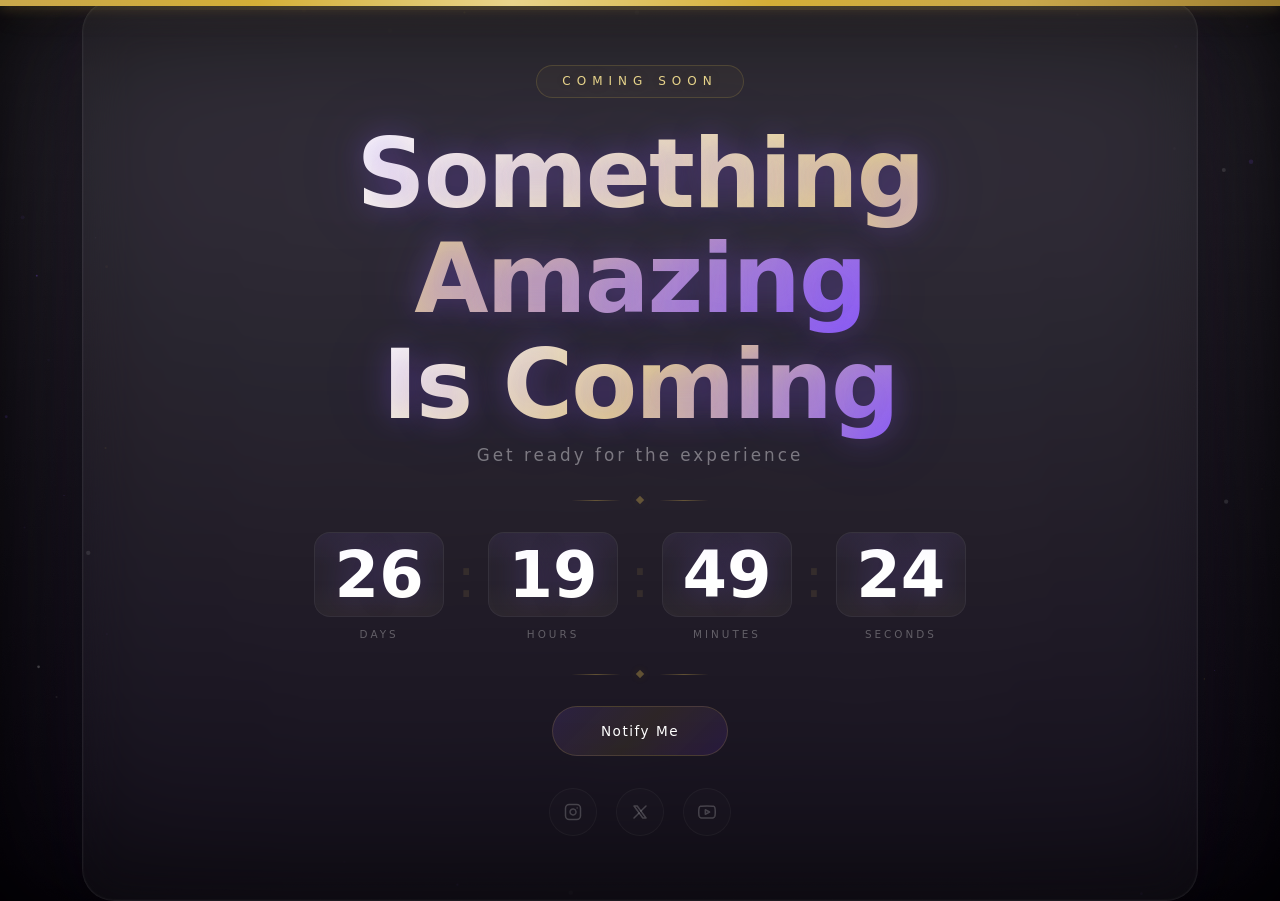
<file: templates/startup/index.html>
<!DOCTYPE html>
<html lang="en">
<head>
  <meta charset="UTF-8">
  <meta name="viewport" content="width=device-width, initial-scale=1.0">
  <title>Coming Soon</title>
  <link href="https://cdn.jsdelivr.net/npm/bootstrap@5.3.3/dist/css/bootstrap.min.css" rel="stylesheet">
  <style>
    * { margin: 0; padding: 0; box-sizing: border-box; }

    :root {
      --deep-bg: #0c0714;
      --purple-deep: #1a0a2e;
      --purple-mid: #3b1d6e;
      --purple-vivid: #7c3aed;
      --purple-soft: #8b5cf6;
      --gold: #c9a84c;
      --gold-light: #d4af37;
      --gold-pale: #e8d48b;
      --wine: #3d1a2e;
      --cream: #f5efe0;
      --mauve: #6d5a8a;
    }

    body {
      min-height: 100vh;
      background: var(--deep-bg);
      font-family: 'Segoe UI', system-ui, -apple-system, sans-serif;
      overflow: hidden;
      perspective: 1200px;
    }

    /* ── Curtains ──────────────────────────────────────────────── */
    .curtain-container {
      position: fixed;
      inset: 0;
      z-index: 1000;
      display: flex;
      pointer-events: none;
    }

    .curtain-panel {
      flex: 1;
      height: 100%;
      position: relative;
      transition: transform 1.8s cubic-bezier(0.77, 0, 0.18, 1);
      overflow: hidden;
    }

    .curtain-panel--left { transform-origin: left center; }
    .curtain-panel--right { transform-origin: right center; }

    .curtain-panel.open-left { transform: translateX(-100%); }
    .curtain-panel.open-right { transform: translateX(100%); }

    .curtain-panel::before {
      content: '';
      position: absolute;
      inset: 0;
      background:
        repeating-linear-gradient(
          90deg,
          rgba(60, 20, 50, 0.6) 0px,
          rgba(120, 40, 80, 0.5) 4px,
          rgba(180, 60, 100, 0.3) 8px,
          rgba(120, 40, 80, 0.5) 12px,
          rgba(60, 20, 50, 0.6) 16px
        ),
        linear-gradient(
          180deg,
          #1c0a14 0%,
          #2d1020 15%,
          #4a1a30 30%,
          #3d1428 50%,
          #2a0e1c 70%,
          #160810 100%
        );
      background-size: 16px 100%, 100% 100%;
    }

    .curtain-panel::after {
      content: '';
      position: absolute;
      inset: 0;
      background:
        radial-gradient(ellipse at 30% 50%, rgba(200, 168, 76, 0.08) 0%, transparent 60%),
        radial-gradient(ellipse at 70% 50%, rgba(200, 168, 76, 0.05) 0%, transparent 60%);
      mix-blend-mode: overlay;
    }

    /* Curtain folds (vertical lines) */
    .curtain-fold {
      position: absolute;
      top: 0;
      bottom: 0;
      width: 1px;
      background: rgba(0, 0, 0, 0.3);
      z-index: 2;
    }

    .curtain-fold:nth-child(1) { left: 10%; }
    .curtain-fold:nth-child(2) { left: 25%; }
    .curtain-fold:nth-child(3) { left: 40%; }
    .curtain-fold:nth-child(4) { left: 55%; }
    .curtain-fold:nth-child(5) { left: 70%; }
    .curtain-fold:nth-child(6) { left: 85%; }

    /* Curtain drape (top scalloped edge) */
    .curtain-drape {
      position: absolute;
      top: 0;
      left: 0;
      right: 0;
      height: 40px;
      z-index: 3;
      background:
        radial-gradient(ellipse at 12.5% 100%, rgba(60, 20, 50, 0.9) 0%, transparent 70%),
        radial-gradient(ellipse at 37.5% 100%, rgba(60, 20, 50, 0.9) 0%, transparent 70%),
        radial-gradient(ellipse at 62.5% 100%, rgba(60, 20, 50, 0.9) 0%, transparent 70%),
        radial-gradient(ellipse at 87.5% 100%, rgba(60, 20, 50, 0.9) 0%, transparent 70%);
    }

    /* Gold curtain rod */
    .curtain-rod {
      position: fixed;
      top: 0;
      left: 0;
      right: 0;
      height: 6px;
      z-index: 1001;
      background: linear-gradient(90deg,
        var(--gold) 0%,
        var(--gold-light) 20%,
        var(--gold-pale) 40%,
        var(--gold-light) 60%,
        var(--gold) 80%,
        #a08030 100%
      );
      box-shadow:
        0 2px 12px rgba(201, 168, 76, 0.3),
        0 4px 30px rgba(201, 168, 76, 0.15);
    }

    .curtain-rod::before {
      content: '';
      position: absolute;
      top: 6px;
      left: 0;
      right: 0;
      height: 4px;
      background: linear-gradient(90deg,
        transparent 0%,
        rgba(201, 168, 76, 0.08) 20%,
        rgba(201, 168, 76, 0.12) 50%,
        rgba(201, 168, 76, 0.08) 80%,
        transparent 100%
      );
    }

    /* Curtain tie / rope */
    .curtain-tie {
      position: absolute;
      bottom: 30%;
      width: 40px;
      height: 40px;
      z-index: 4;
      border-radius: 50%;
      background: radial-gradient(circle at 40% 40%, var(--gold-light), var(--gold), #8a7020);
      box-shadow:
        0 4px 20px rgba(201, 168, 76, 0.4),
        inset 0 -2px 6px rgba(0,0,0,0.3);
    }

    .curtain-panel--left .curtain-tie { right: -20px; }
    .curtain-panel--right .curtain-tie { left: -20px; }

    .curtain-tie::after {
      content: '';
      position: absolute;
      top: 20px;
      left: -20px;
      width: 80px;
      height: 6px;
      background: linear-gradient(90deg,
        transparent,
        var(--gold-light) 20%,
        var(--gold) 50%,
        var(--gold-light) 80%,
        transparent
      );
      border-radius: 3px;
      filter: blur(1px);
      opacity: 0.6;
    }

    /* ── End Curtains ────────────────────────────────────────── */

    /* Canvas de partículas */
    #particles-canvas {
      position: fixed;
      inset: 0;
      z-index: 0;
      pointer-events: none;
    }

    /* Film grain overlay */
    body::after {
      content: '';
      position: fixed;
      inset: 0;
      z-index: 1;
      pointer-events: none;
      opacity: 0.025;
      background-image: url("data:image/svg+xml,%3Csvg viewBox='0 0 256 256' xmlns='http://www.w3.org/2000/svg'%3E%3Cfilter id='noise'%3E%3CfeTurbulence type='fractalNoise' baseFrequency='0.9' numOctaves='4' stitchTiles='stitch'/%3E%3C/filter%3E%3Crect width='100%25' height='100%25' filter='url(%23noise)' opacity='1'/%3E%3C/svg%3E");
      background-repeat: repeat;
      background-size: 256px 256px;
      animation: grain 0.15s steps(6) infinite;
    }

    @keyframes grain {
      0%, 100% { transform: translate(0, 0); }
      10% { transform: translate(-2px, -1px); }
      20% { transform: translate(3px, 2px); }
      30% { transform: translate(-1px, 3px); }
      40% { transform: translate(2px, -2px); }
      50% { transform: translate(-3px, 1px); }
      60% { transform: translate(1px, -3px); }
      70% { transform: translate(-2px, 1px); }
      80% { transform: translate(3px, -2px); }
      90% { transform: translate(-1px, 2px); }
    }

    /* Cinematic letterbox */
    .cinematic-overlay {
      position: fixed;
      inset: 0;
      z-index: 2;
      pointer-events: none;
      box-shadow:
        inset 0 0 200px rgba(0,0,0,0.8),
        inset 0 0 80px rgba(0,0,0,0.5),
        0 0 80px rgba(201, 168, 76, 0.03);
    }

    /* Main card */
    .hero-card {
      position: relative;
      z-index: 10;
      transform-style: preserve-3d;
      transition: transform 0.1s ease-out;
      will-change: transform;
    }

    .glass-card {
      background: rgba(255, 255, 255, 0.03);
      backdrop-filter: blur(24px);
      -webkit-backdrop-filter: blur(24px);
      border: 1px solid rgba(255, 255, 255, 0.06);
      border-radius: 32px;
      padding: 4rem 3.5rem;
      box-shadow:
        0 30px 80px rgba(0, 0, 0, 0.6),
        0 0 0 1px rgba(255, 255, 255, 0.02) inset,
        0 0 60px rgba(139, 92, 246, 0.06),
        0 0 120px rgba(201, 168, 76, 0.03);
      transform: translateZ(40px);
    }

    .glass-card > * {
      transform: translateZ(30px);
    }

    /* Coming soon label */
    .coming-label {
      display: inline-block;
      font-size: 0.75rem;
      letter-spacing: 6px;
      text-transform: uppercase;
      color: var(--gold-pale);
      border: 1px solid rgba(201, 168, 76, 0.2);
      padding: 0.4rem 1.6rem;
      border-radius: 100px;
      margin-bottom: 1.5rem;
      background: rgba(201, 168, 76, 0.04);
      text-shadow: 0 0 20px rgba(201, 168, 76, 0.15);
    }

    /* Divider ornament */
    .ornament {
      display: flex;
      align-items: center;
      justify-content: center;
      gap: 1rem;
      margin: 1.8rem auto;
      opacity: 0.4;
    }

    .ornament-line {
      width: 50px;
      height: 1px;
      background: linear-gradient(90deg, transparent, var(--gold), transparent);
    }

    .ornament-diamond {
      width: 6px;
      height: 6px;
      background: var(--gold);
      transform: rotate(45deg);
      box-shadow: 0 0 10px rgba(201, 168, 76, 0.3);
    }

    /* Main title */
    .hero-title {
      font-size: clamp(2.8rem, 10vw, 6rem);
      font-weight: 800;
      color: #fff;
      text-shadow:
        0 0 30px rgba(139, 92, 246, 0.3),
        0 0 80px rgba(139, 92, 246, 0.15),
        0 0 150px rgba(201, 168, 76, 0.05);
      letter-spacing: -0.02em;
      line-height: 1.1;
      margin-bottom: 0.3rem;
      transform: translateZ(60px);
    }

    .hero-title .gradient-text {
      background: linear-gradient(
        135deg,
        #ffffff 0%,
        var(--gold-pale) 25%,
        var(--purple-soft) 50%,
        var(--purple-vivid) 75%,
        var(--gold-light) 100%
      );
      -webkit-background-clip: text;
      -webkit-text-fill-color: transparent;
      background-clip: text;
      background-size: 200% 200%;
      animation: shimmer 4s ease-in-out infinite alternate;
    }

    @keyframes shimmer {
      0% { background-position: 0% 50%; }
      100% { background-position: 100% 50%; }
    }

    .hero-sub {
      color: rgba(255, 255, 255, 0.4);
      font-size: 1.05rem;
      font-weight: 300;
      letter-spacing: 3px;
      margin-bottom: 0.5rem;
    }

    /* Countdown */
    .countdown {
      display: flex;
      justify-content: center;
      gap: 0.8rem;
      flex-wrap: wrap;
      transform: translateZ(45px);
    }

    .countdown-item {
      display: flex;
      flex-direction: column;
      align-items: center;
      min-width: 80px;
    }

    .countdown-number {
      font-size: clamp(2.5rem, 6vw, 4rem);
      font-weight: 800;
      color: #fff;
      line-height: 1;
      text-shadow: 0 0 30px rgba(139, 92, 246, 0.25);
      background: rgba(255, 255, 255, 0.03);
      border: 1px solid rgba(255, 255, 255, 0.06);
      border-radius: 16px;
      padding: 0.6rem 1.2rem;
      min-width: 90px;
      text-align: center;
      transition: all 0.2s ease;
      position: relative;
      overflow: hidden;
    }

    .countdown-number::before {
      content: '';
      position: absolute;
      inset: 0;
      background: linear-gradient(
        180deg,
        rgba(139, 92, 246, 0.06) 0%,
        transparent 40%,
        transparent 60%,
        rgba(201, 168, 76, 0.04) 100%
      );
      pointer-events: none;
    }

    .countdown-number.flip {
      animation: flipAnim 0.3s ease-out;
    }

    @keyframes flipAnim {
      0% { transform: rotateX(0deg) translateZ(0); }
      50% { transform: rotateX(-90deg) translateZ(-10px); opacity: 0.5; }
      100% { transform: rotateX(0deg) translateZ(0); }
    }

    .countdown-label {
      font-size: 0.65rem;
      text-transform: uppercase;
      letter-spacing: 3px;
      color: rgba(255, 255, 255, 0.3);
      margin-top: 0.6rem;
    }

    .countdown-sep {
      font-size: clamp(2rem, 5vw, 3.5rem);
      color: rgba(201, 168, 76, 0.12);
      font-weight: 100;
      align-self: center;
      padding-bottom: 1.2rem;
    }

    /* Notify button */
    .btn-notify {
      background: linear-gradient(
        135deg,
        rgba(139, 92, 246, 0.15),
        rgba(201, 168, 76, 0.1),
        rgba(124, 58, 237, 0.15)
      );
      border: 1px solid rgba(201, 168, 76, 0.2);
      color: #fff;
      padding: 0.85rem 3rem;
      border-radius: 50px;
      font-weight: 500;
      letter-spacing: 1.5px;
      font-size: 0.85rem;
      transition: all 0.5s ease;
      backdrop-filter: blur(8px);
      transform: translateZ(50px);
      position: relative;
      overflow: hidden;
    }

    .btn-notify::before {
      content: '';
      position: absolute;
      top: -50%;
      left: -50%;
      width: 200%;
      height: 200%;
      background: radial-gradient(
        circle at 30% 50%,
        rgba(201, 168, 76, 0.06) 0%,
        transparent 60%
      );
      opacity: 0;
      transition: opacity 0.5s ease;
    }

    .btn-notify:hover {
      background: linear-gradient(
        135deg,
        rgba(139, 92, 246, 0.3),
        rgba(201, 168, 76, 0.2),
        rgba(124, 58, 237, 0.3)
      );
      border-color: rgba(201, 168, 76, 0.4);
      box-shadow:
        0 0 40px rgba(139, 92, 246, 0.2),
        0 0 80px rgba(201, 168, 76, 0.1);
      color: #fff;
      transform: translateZ(50px) scale(1.05);
    }

    .btn-notify:hover::before {
      opacity: 1;
    }

    /* Social icons */
    .social-links {
      display: flex;
      justify-content: center;
      gap: 1.2rem;
      margin-top: 2rem;
      transform: translateZ(35px);
    }

    .social-link {
      color: rgba(255, 255, 255, 0.2);
      font-size: 1.3rem;
      transition: all 0.4s ease;
      text-decoration: none;
      width: 48px;
      height: 48px;
      display: flex;
      align-items: center;
      justify-content: center;
      border-radius: 50%;
      border: 1px solid rgba(255, 255, 255, 0.04);
      background: rgba(255, 255, 255, 0.01);
    }

    .social-link:hover {
      color: var(--gold-light);
      border-color: rgba(201, 168, 76, 0.25);
      background: rgba(201, 168, 76, 0.06);
      box-shadow: 0 0 40px rgba(201, 168, 76, 0.1);
      transform: translateY(-3px);
    }

    /* Animated background gradient */
    .bg-gradient {
      position: fixed;
      inset: 0;
      z-index: -1;
      background:
        radial-gradient(ellipse at 15% 40%, rgba(124, 58, 237, 0.12) 0%, transparent 60%),
        radial-gradient(ellipse at 85% 60%, rgba(201, 168, 76, 0.06) 0%, transparent 60%),
        radial-gradient(ellipse at 50% 0%, rgba(139, 92, 246, 0.08) 0%, transparent 50%),
        radial-gradient(ellipse at 50% 100%, rgba(61, 26, 46, 0.15) 0%, transparent 50%);
      animation: bgPulse 10s ease-in-out infinite alternate;
    }

    @keyframes bgPulse {
      0% { opacity: 0.6; transform: scale(1); }
      100% { opacity: 1; transform: scale(1.08); }
    }

    /* Fade-in animation on load */
    .fade-in-group {
      opacity: 0;
      animation: fadeUp 0.8s ease forwards;
    }

    .fade-in-group:nth-child(1) { animation-delay: 2.2s; }
    .fade-in-group:nth-child(2) { animation-delay: 2.5s; }
    .fade-in-group:nth-child(3) { animation-delay: 2.8s; }
    .fade-in-group:nth-child(4) { animation-delay: 3.1s; }

    @keyframes fadeUp {
      from { opacity: 0; transform: translateY(30px); }
      to { opacity: 1; transform: translateY(0); }
    }

    /* Subtle sparkle overlay */
    .sparkle {
      position: fixed;
      inset: 0;
      z-index: 3;
      pointer-events: none;
      background-image:
        radial-gradient(1px 1px at 10% 20%, rgba(201, 168, 76, 0.3) 0%, transparent 100%),
        radial-gradient(1px 1px at 30% 70%, rgba(201, 168, 76, 0.2) 0%, transparent 100%),
        radial-gradient(1.5px 1.5px at 60% 15%, rgba(201, 168, 76, 0.25) 0%, transparent 100%),
        radial-gradient(1px 1px at 80% 55%, rgba(201, 168, 76, 0.15) 0%, transparent 100%),
        radial-gradient(1px 1px at 45% 85%, rgba(201, 168, 76, 0.2) 0%, transparent 100%),
        radial-gradient(1.5px 1.5px at 90% 80%, rgba(201, 168, 76, 0.15) 0%, transparent 100%),
        radial-gradient(1px 1px at 5% 55%, rgba(139, 92, 246, 0.2) 0%, transparent 100%),
        radial-gradient(1px 1px at 70% 40%, rgba(139, 92, 246, 0.15) 0%, transparent 100%);
      animation: sparkleAnim 4s ease-in-out infinite alternate;
    }

    @keyframes sparkleAnim {
      0% { opacity: 0.3; }
      100% { opacity: 1; }
    }

    /* Responsive */
    @media (max-width: 768px) {
      .glass-card {
        padding: 2.5rem 1.5rem;
        border-radius: 24px;
        margin: 0 1rem;
      }

      .countdown-item {
        min-width: 60px;
      }

      .countdown-number {
        min-width: 60px;
        padding: 0.4rem 0.8rem;
        font-size: clamp(1.8rem, 8vw, 2.5rem);
        border-radius: 12px;
      }

      .countdown {
        gap: 0.4rem;
      }

      .countdown-sep {
        display: none;
      }

      .hero-card {
        transform: none !important;
      }

      .btn-notify {
        width: 100%;
      }

      .curtain-tie { display: none; }
    }

    @media (max-width: 480px) {
      .glass-card {
        padding: 2rem 1.2rem;
      }

      .countdown {
        gap: 0.3rem;
      }

      .countdown-item {
        min-width: 50px;
      }

      .countdown-number {
        min-width: 50px;
        padding: 0.3rem 0.5rem;
        font-size: 1.5rem;
      }

      .hero-title {
        font-size: 2rem;
      }

      .coming-label {
        font-size: 0.6rem;
        letter-spacing: 3px;
      }
    }
  </style>
</head>
<body>

  <!-- ── Curtains ── -->
  <div class="curtain-rod" id="curtainRod"></div>
  <div class="curtain-container" id="curtainContainer">
    <div class="curtain-panel curtain-panel--left" id="curtainLeft">
      <div class="curtain-drape"></div>
      <div class="curtain-fold"></div>
      <div class="curtain-fold"></div>
      <div class="curtain-fold"></div>
      <div class="curtain-fold"></div>
      <div class="curtain-fold"></div>
      <div class="curtain-fold"></div>
      <div class="curtain-tie"></div>
    </div>
    <div class="curtain-panel curtain-panel--right" id="curtainRight">
      <div class="curtain-drape"></div>
      <div class="curtain-fold"></div>
      <div class="curtain-fold"></div>
      <div class="curtain-fold"></div>
      <div class="curtain-fold"></div>
      <div class="curtain-fold"></div>
      <div class="curtain-fold"></div>
      <div class="curtain-tie"></div>
    </div>
  </div>
  <!-- ── End Curtains ── -->

  <!-- Background layers -->
  <div class="bg-gradient"></div>
  <canvas id="particles-canvas"></canvas>
  <div class="cinematic-overlay"></div>
  <div class="sparkle"></div>

  <!-- Main content -->
  <div class="container min-vh-100 d-flex align-items-center justify-content-center position-relative">
    <div class="hero-card" id="heroCard">
      <div class="glass-card text-center">

        <div class="fade-in-group">
          <div class="coming-label">Coming Soon</div>
        </div>

        <div class="fade-in-group">
          <h1 class="hero-title">
            <span class="gradient-text">Something Amazing</span><br>
            <span class="gradient-text">Is Coming</span>
          </h1>
          <p class="hero-sub">Get ready for the experience</p>
        </div>

        <div class="ornament">
          <span class="ornament-line"></span>
          <span class="ornament-diamond"></span>
          <span class="ornament-line"></span>
        </div>

        <div class="fade-in-group">
          <div class="countdown" id="countdown">
            <div class="countdown-item">
              <div class="countdown-number" id="days">00</div>
              <span class="countdown-label">Days</span>
            </div>
            <span class="countdown-sep">:</span>
            <div class="countdown-item">
              <div class="countdown-number" id="hours">00</div>
              <span class="countdown-label">Hours</span>
            </div>
            <span class="countdown-sep">:</span>
            <div class="countdown-item">
              <div class="countdown-number" id="minutes">00</div>
              <span class="countdown-label">Minutes</span>
            </div>
            <span class="countdown-sep">:</span>
            <div class="countdown-item">
              <div class="countdown-number" id="seconds">00</div>
              <span class="countdown-label">Seconds</span>
            </div>
          </div>
        </div>

        <div class="ornament">
          <span class="ornament-line"></span>
          <span class="ornament-diamond"></span>
          <span class="ornament-line"></span>
        </div>

        <div class="fade-in-group">
          <button class="btn btn-notify" onclick="alert('Thank you for your interest! We will notify you soon.')">
            Notify Me
          </button>

          <div class="social-links">
            <a href="#" class="social-link" title="Instagram">
              <svg width="18" height="18" viewBox="0 0 24 24" fill="none" stroke="currentColor" stroke-width="2" stroke-linecap="round" stroke-linejoin="round"><rect x="2" y="2" width="20" height="20" rx="5" ry="5"/><path d="M16 11.37A4 4 0 1 1 12.63 8 4 4 0 0 1 16 11.37z"/><line x1="17.5" y1="6.5" x2="17.51" y2="6.5"/></svg>
            </a>
            <a href="#" class="social-link" title="Twitter / X">
              <svg width="18" height="18" viewBox="0 0 24 24" fill="none" stroke="currentColor" stroke-width="2" stroke-linecap="round" stroke-linejoin="round"><path d="M4 4l11.733 16h4.267l-11.733 -16z"/><path d="M4 20l6.768 -6.768m2.46 -2.46L20 4"/></svg>
            </a>
            <a href="#" class="social-link" title="YouTube">
              <svg width="18" height="18" viewBox="0 0 24 24" fill="none" stroke="currentColor" stroke-width="2" stroke-linecap="round" stroke-linejoin="round"><path d="M22.54 6.42a2.78 2.78 0 0 0 -1.94 -2C18.88 4 12 4 12 4s-6.88 0 -8.6 0.46a2.78 2.78 0 0 0 -1.94 2A29 29 0 0 0 1 12a29 29 0 0 0 0.46 5.58 2.78 2.78 0 0 0 1.94 2c1.72.46 8.6.46 8.6.46s6.88 0 8.6 -0.46a2.78 2.78 0 0 0 1.94 -2A29 29 0 0 0 23 12a29 29 0 0 0 -0.46 -5.58z"/><polygon points="9.75 15.02 15.5 12 9.75 8.98 9.75 15.02"/></svg>
            </a>
          </div>
        </div>

      </div>
    </div>
  </div>

  <script>
    // ─── Curtain open ─────────────────────────────────────────
    (function() {
      const left = document.getElementById('curtainLeft');
      const right = document.getElementById('curtainRight');

      window.addEventListener('load', () => {
        setTimeout(() => {
          left.classList.add('open-left');
          right.classList.add('open-right');
        }, 800);
      });
    })();

    // ─── Countdown ─────────────────────────────────────────────
    (function() {
      const target = new Date('2026-12-31T23:59:59');
      const els = {
        days: document.getElementById('days'),
        hours: document.getElementById('hours'),
        minutes: document.getElementById('minutes'),
        seconds: document.getElementById('seconds'),
      };

      function pad(n) { return String(n).padStart(2, '0'); }

      function tick() {
        const now = new Date();
        let diff = Math.max(0, target - now);
        const d = Math.floor(diff / 86400000); diff %= 86400000;
        const h = Math.floor(diff / 3600000);  diff %= 3600000;
        const m = Math.floor(diff / 60000);     diff %= 60000;
        const s = Math.floor(diff / 1000);

        const vals = { days: pad(d), hours: pad(h), minutes: pad(m), seconds: pad(s) };

        ['days', 'hours', 'minutes', 'seconds'].forEach(key => {
          if (els[key].textContent !== vals[key]) {
            els[key].textContent = vals[key];
            els[key].classList.remove('flip');
            void els[key].offsetWidth;
            els[key].classList.add('flip');
          }
        });
      }

      tick();
      setInterval(tick, 1000);
    })();

    // ─── Particles (Canvas) ────────────────────────────────────
    (function() {
      const canvas = document.getElementById('particles-canvas');
      const ctx = canvas.getContext('2d');
      let w, h;
      const particles = [];

      function resize() {
        w = canvas.width = window.innerWidth;
        h = canvas.height = window.innerHeight;
      }

      function init(count) {
        particles.length = 0;
        const colors = ['rgba(255,255,255', 'rgba(201,168,76', 'rgba(139,92,246'];
        for (let i = 0; i < count; i++) {
          particles.push({
            x: Math.random() * w,
            y: Math.random() * h,
            r: Math.random() * 2 + 0.3,
            dx: (Math.random() - 0.5) * 0.12,
            dy: (Math.random() - 0.5) * 0.12,
            alpha: Math.random() * 0.5 + 0.15,
            pulse: Math.random() * Math.PI * 2,
            color: colors[Math.floor(Math.random() * colors.length)],
          });
        }
      }

      function draw() {
        ctx.clearRect(0, 0, w, h);

        for (const p of particles) {
          p.x += p.dx;
          p.y += p.dy;
          p.pulse += 0.015;

          if (p.x < 0) p.x = w;
          if (p.x > w) p.x = 0;
          if (p.y < 0) p.y = h;
          if (p.y > h) p.y = 0;

          const pulseAlpha = p.alpha * (0.6 + 0.4 * Math.sin(p.pulse));
          ctx.beginPath();
          ctx.arc(p.x, p.y, p.r, 0, Math.PI * 2);
          ctx.fillStyle = `${p.color}, ${pulseAlpha})`;
          ctx.fill();
        }

        requestAnimationFrame(draw);
      }

      resize();
      init(150);
      draw();
      window.addEventListener('resize', () => { resize(); init(150); });
    })();

    // ─── 3D Tilt ──────────────────────────────────────────────
    (function() {
      const card = document.getElementById('heroCard');
      let isMobile = window.innerWidth <= 768;

      const handleMove = (e) => {
        if (isMobile) return;
        const rect = card.getBoundingClientRect();
        const x = ((e.clientX - rect.left) / rect.width - 0.5) * 2;
        const y = ((e.clientY - rect.top) / rect.height - 0.5) * 2;
        const rotY = x * 8;
        const rotX = -y * 8;
        card.style.transform = `rotateX(${rotX}deg) rotateY(${rotY}deg)`;
      };

      const handleLeave = () => {
        if (isMobile) return;
        card.style.transform = 'rotateX(0deg) rotateY(0deg)';
      };

      document.addEventListener('mousemove', handleMove);
      card.addEventListener('mouseleave', handleLeave);

      window.addEventListener('resize', () => {
        isMobile = window.innerWidth <= 768;
        if (isMobile) card.style.transform = '';
      });
    })();
  </script>
</body>
</html>
</file>
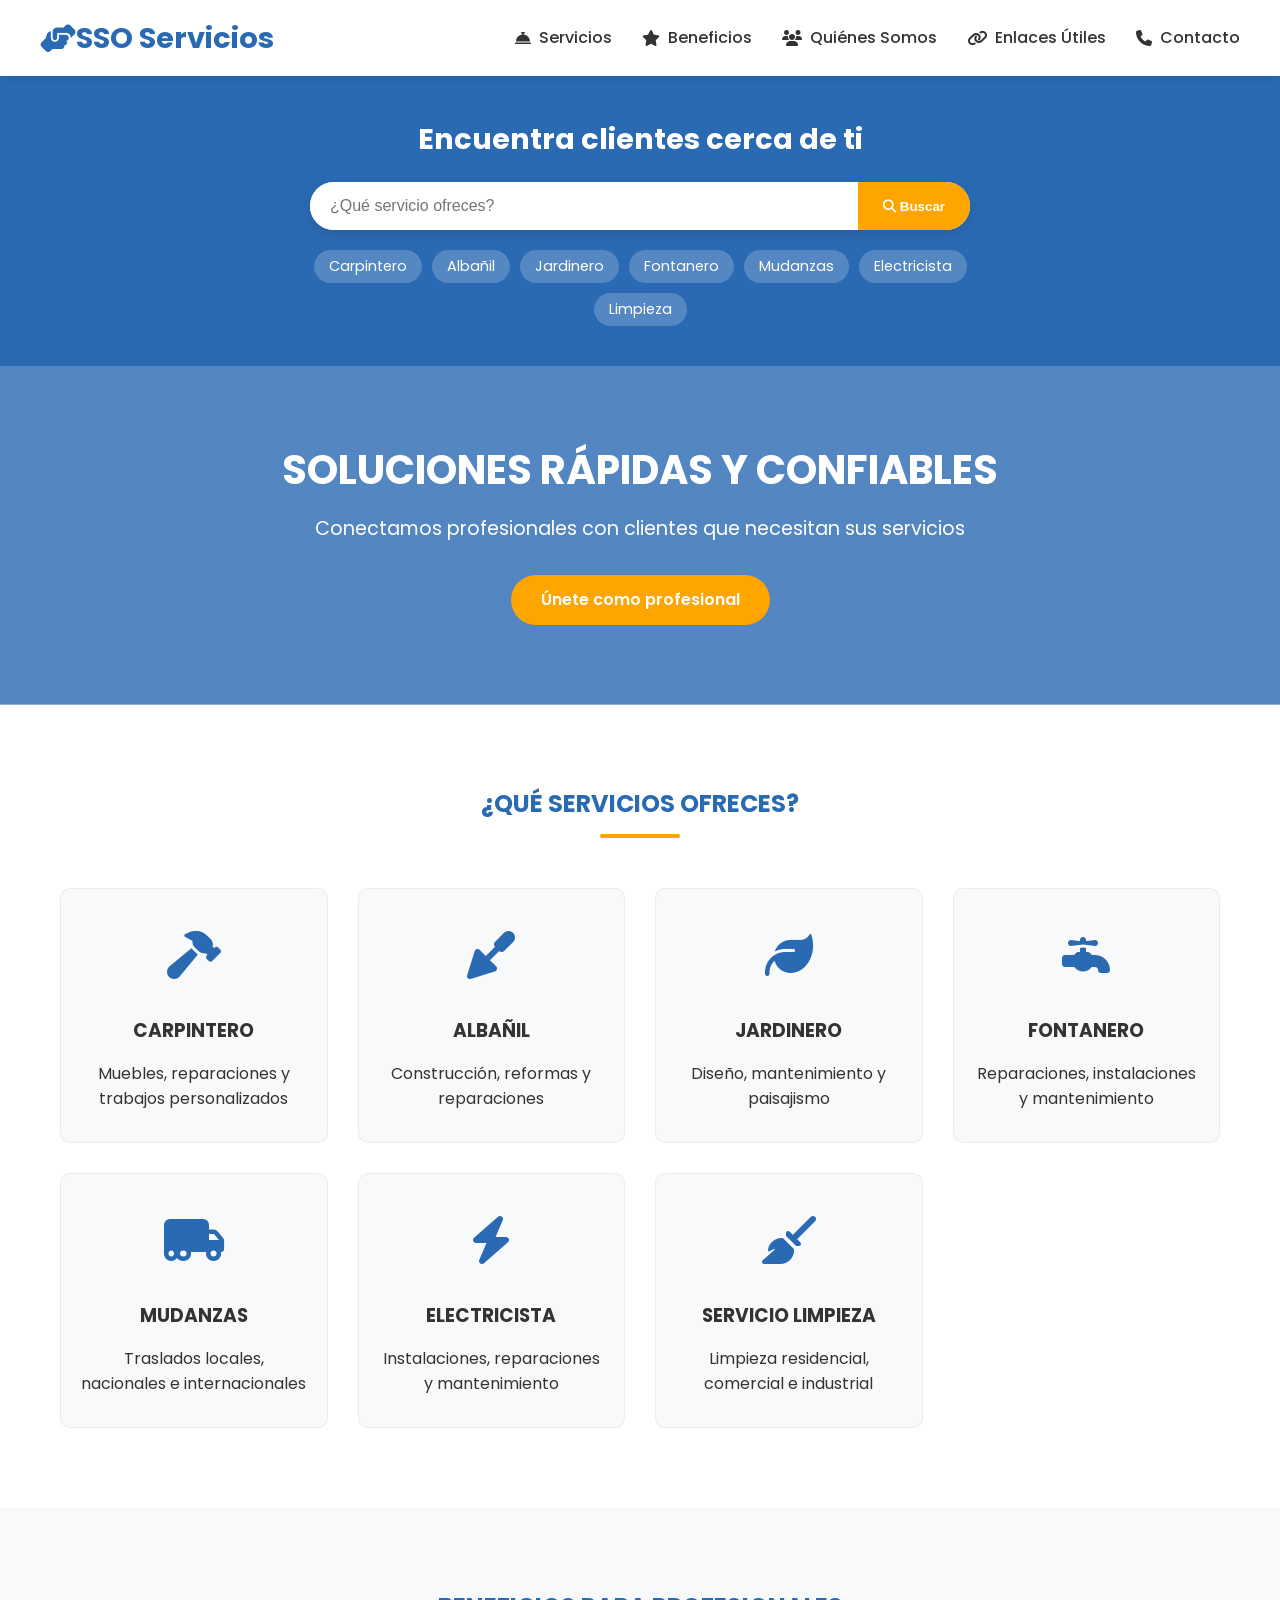
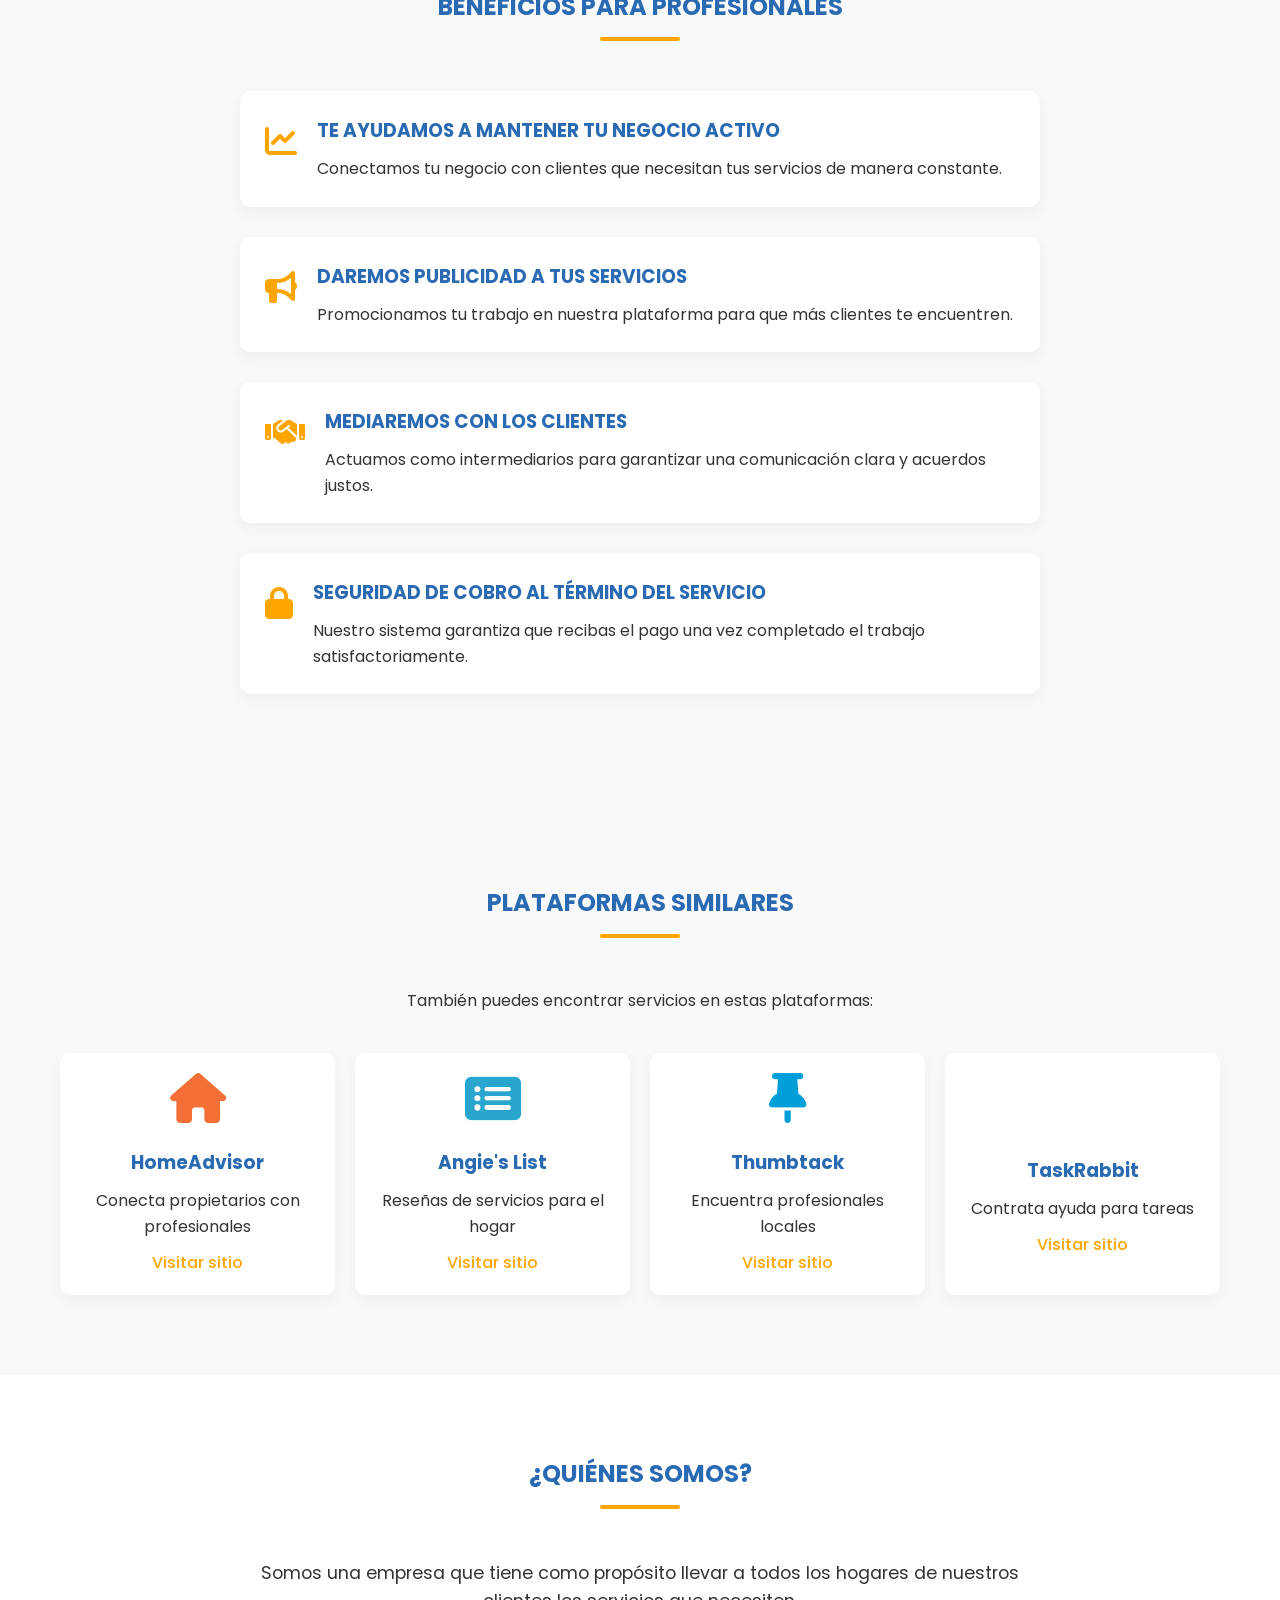
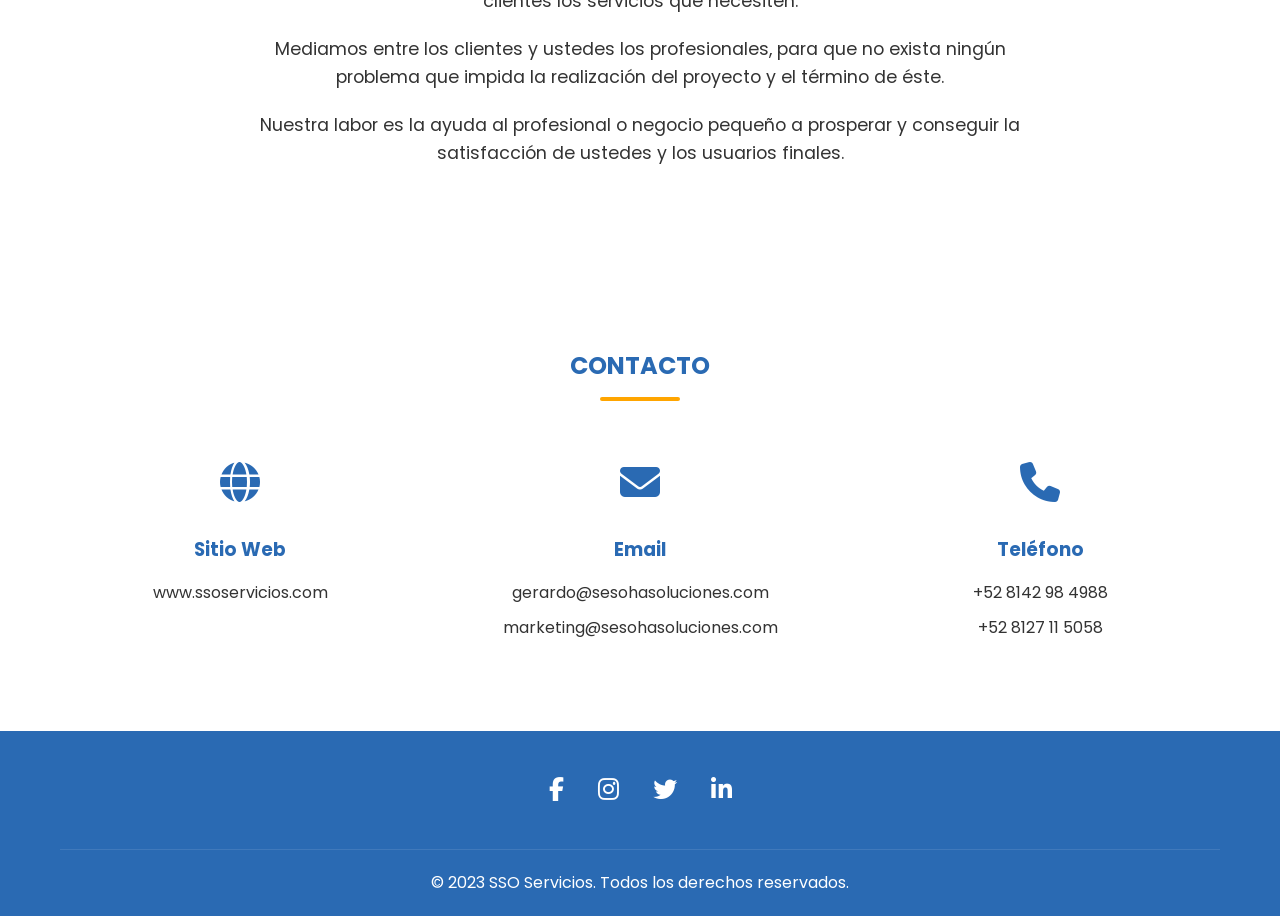
<file: deepseek_html_20250910_19fd85.html>
<!DOCTYPE html>
<html lang="es">
<head>
    <meta charset="UTF-8">
    <meta name="viewport" content="width=device-width, initial-scale=1.0">
    <title>SSO Servicios - Encuentra clientes cerca de ti</title>
    <link rel="stylesheet" href="https://cdnjs.cloudflare.com/ajax/libs/font-awesome/6.4.0/css/all.min.css">
    <link href="https://fonts.googleapis.com/css2?family=Poppins:wght@300;400;500;600;700&display=swap" rel="stylesheet">
    <style>
        :root {
            --primary: #2A6AB3;
            --secondary: #FFA500;
            --accent: #34B3A7;
            --dark: #333333;
            --light: #F8F9FA;
            --white: #FFFFFF;
            --gray: #6C757D;
        }
        
        * {
            margin: 0;
            padding: 0;
            box-sizing: border-box;
        }
        
        body {
            font-family: 'Poppins', sans-serif;
            color: var(--dark);
            line-height: 1.6;
            background-color: var(--light);
        }
        
        .container {
            width: 100%;
            max-width: 1200px;
            margin: 0 auto;
            padding: 0 20px;
        }
        
        /* Header */
        header {
            background-color: var(--white);
            box-shadow: 0 2px 10px rgba(0, 0, 0, 0.1);
            position: sticky;
            top: 0;
            z-index: 1000;
        }
        
        .nav-container {
            display: flex;
            justify-content: space-between;
            align-items: center;
            padding: 15px 0;
        }
        
        .logo {
            font-size: 1.8rem;
            font-weight: 700;
            color: var(--primary);
            text-decoration: none;
            display: flex;
            align-items: center;
        }
        
        .logo img {
            height: 40px;
            margin-right: 10px;
        }
        
        .nav-menu {
            display: flex;
            list-style: none;
        }
        
        .nav-menu li {
            margin-left: 30px;
            position: relative;
        }
        
        .nav-menu a {
            color: var(--dark);
            text-decoration: none;
            font-weight: 500;
            transition: color 0.3s;
            display: flex;
            align-items: center;
        }
        
        .nav-menu a i {
            margin-right: 8px;
        }
        
        .nav-menu a:hover {
            color: var(--primary);
        }
        
        .dropdown {
            position: relative;
        }
        
        .dropdown-content {
            display: none;
            position: absolute;
            background-color: var(--white);
            min-width: 250px;
            box-shadow: 0 8px 16px rgba(0,0,0,0.1);
            z-index: 1;
            border-radius: 8px;
            overflow: hidden;
            top: 100%;
            left: 0;
        }
        
        .dropdown-content a {
            color: var(--dark);
            padding: 12px 16px;
            text-decoration: none;
            display: block;
            transition: background-color 0.3s;
            font-weight: normal;
        }
        
        .dropdown-content a:hover {
            background-color: var(--light);
            color: var(--primary);
        }
        
        .dropdown:hover .dropdown-content {
            display: block;
        }
        
        .hamburger {
            display: none;
            cursor: pointer;
            font-size: 1.5rem;
        }
        
        /* Search Section */
        .search-section {
            background-color: var(--primary);
            padding: 40px 0;
            text-align: center;
            color: var(--white);
        }
        
        .search-container {
            max-width: 700px;
            margin: 0 auto;
        }
        
        .search-title {
            font-size: 1.8rem;
            margin-bottom: 20px;
        }
        
        .search-box {
            display: flex;
            background: var(--white);
            border-radius: 50px;
            overflow: hidden;
            box-shadow: 0 5px 15px rgba(0, 0, 0, 0.1);
        }
        
        .search-input {
            flex: 1;
            border: none;
            padding: 15px 20px;
            font-size: 1rem;
            outline: none;
        }
        
        .search-button {
            background: var(--secondary);
            border: none;
            color: var(--white);
            padding: 0 25px;
            cursor: pointer;
            font-weight: 600;
            transition: background 0.3s;
        }
        
        .search-button:hover {
            background: #e59400;
        }
        
        .search-tags {
            display: flex;
            flex-wrap: wrap;
            justify-content: center;
            margin-top: 20px;
            gap: 10px;
        }
        
        .search-tag {
            background: rgba(255, 255, 255, 0.2);
            color: var(--white);
            padding: 5px 15px;
            border-radius: 20px;
            font-size: 0.9rem;
            cursor: pointer;
            transition: background 0.3s;
        }
        
        .search-tag:hover {
            background: rgba(255, 255, 255, 0.3);
        }
        
        /* Hero Section */
        .hero {
            background: linear-gradient(rgba(42, 106, 179, 0.8), rgba(42, 106, 179, 0.8)), url('https://images.unsplash.com/photo-1542744095-fcf48d80b0fd?ixlib=rb-4.0.3&auto=format&fit=crop&w=1500&q=80');
            background-size: cover;
            background-position: center;
            color: var(--white);
            padding: 80px 0;
            text-align: center;
        }
        
        .hero-content {
            max-width: 800px;
            margin: 0 auto;
        }
        
        .hero h1 {
            font-size: 2.5rem;
            margin-bottom: 20px;
            line-height: 1.2;
        }
        
        .hero p {
            font-size: 1.2rem;
            margin-bottom: 30px;
        }
        
        .btn {
            display: inline-block;
            background-color: var(--secondary);
            color: var(--white);
            padding: 12px 30px;
            border-radius: 50px;
            text-decoration: none;
            font-weight: 600;
            transition: all 0.3s;
            border: none;
            cursor: pointer;
        }
        
        .btn:hover {
            background-color: #e59400;
            transform: translateY(-3px);
            box-shadow: 0 10px 20px rgba(0, 0, 0, 0.1);
        }
        
        /* Services Section */
        .services {
            padding: 80px 0;
            background-color: var(--white);
        }
        
        .section-title {
            text-align: center;
            margin-bottom: 50px;
            color: var(--primary);
            position: relative;
            padding-bottom: 15px;
        }
        
        .section-title:after {
            content: '';
            position: absolute;
            bottom: 0;
            left: 50%;
            transform: translateX(-50%);
            width: 80px;
            height: 4px;
            background: var(--secondary);
            border-radius: 2px;
        }
        
        .services-grid {
            display: grid;
            grid-template-columns: repeat(auto-fit, minmax(250px, 1fr));
            gap: 30px;
        }
        
        .service-card {
            background-color: var(--light);
            border-radius: 10px;
            overflow: hidden;
            transition: transform 0.3s, box-shadow 0.3s;
            text-align: center;
            padding: 30px 20px;
            border: 1px solid rgba(0, 0, 0, 0.05);
        }
        
        .service-card:hover {
            transform: translateY(-10px);
            box-shadow: 0 15px 30px rgba(0, 0, 0, 0.1);
        }
        
        .service-icon {
            font-size: 3rem;
            color: var(--primary);
            margin-bottom: 20px;
        }
        
        .service-card h3 {
            margin-bottom: 15px;
            color: var(--dark);
        }
        
        /* Benefits Section */
        .benefits {
            padding: 80px 0;
            background-color: var(--light);
        }
        
        .benefits-list {
            max-width: 800px;
            margin: 0 auto;
        }
        
        .benefit-item {
            display: flex;
            align-items: flex-start;
            margin-bottom: 30px;
            background-color: var(--white);
            padding: 25px;
            border-radius: 10px;
            box-shadow: 0 5px 15px rgba(0, 0, 0, 0.05);
        }
        
        .benefit-icon {
            font-size: 2rem;
            color: var(--secondary);
            margin-right: 20px;
            flex-shrink: 0;
        }
        
        .benefit-content h3 {
            margin-bottom: 10px;
            color: var(--primary);
        }
        
        /* About Section */
        .about {
            padding: 80px 0;
            background-color: var(--white);
        }
        
        .about-content {
            max-width: 800px;
            margin: 0 auto;
            text-align: center;
        }
        
        .about-content p {
            margin-bottom: 20px;
            font-size: 1.1rem;
        }
        
        /* Competitors Section */
        .competitors {
            padding: 80px 0;
            background-color: var(--light);
        }
        
        .competitors-grid {
            display: grid;
            grid-template-columns: repeat(auto-fit, minmax(200px, 1fr));
            gap: 20px;
            margin-top: 40px;
        }
        
        .competitor-card {
            background: var(--white);
            border-radius: 10px;
            padding: 20px;
            text-align: center;
            box-shadow: 0 5px 15px rgba(0, 0, 0, 0.05);
            transition: transform 0.3s;
        }
        
        .competitor-card:hover {
            transform: translateY(-5px);
        }
        
        .competitor-logo {
            height: 60px;
            margin-bottom: 15px;
            object-fit: contain;
        }
        
        .competitor-card h3 {
            margin-bottom: 10px;
            color: var(--primary);
        }
        
        .competitor-link {
            display: inline-block;
            margin-top: 10px;
            color: var(--secondary);
            text-decoration: none;
            font-weight: 500;
        }
        
        .competitor-link:hover {
            text-decoration: underline;
        }
        
        /* Contact Section */
        .contact {
            padding: 80px 0;
            background-color: var(--white);
        }
        
        .contact-grid {
            display: grid;
            grid-template-columns: repeat(auto-fit, minmax(300px, 1fr));
            gap: 40px;
        }
        
        .contact-info {
            text-align: center;
        }
        
        .contact-icon {
            font-size: 2.5rem;
            color: var(--primary);
            margin-bottom: 20px;
        }
        
        .contact-info h3 {
            margin-bottom: 15px;
            color: var(--primary);
        }
        
        .contact-info a {
            color: var(--dark);
            text-decoration: none;
            transition: color 0.3s;
            display: block;
            margin-bottom: 10px;
        }
        
        .contact-info a:hover {
            color: var(--primary);
        }
        
        /* Footer */
        footer {
            background-color: var(--primary);
            color: var(--white);
            padding: 40px 0 20px;
            text-align: center;
        }
        
        .footer-content {
            display: flex;
            flex-direction: column;
            align-items: center;
        }
        
        .social-links {
            margin-bottom: 20px;
        }
        
        .social-links a {
            color: var(--white);
            font-size: 1.5rem;
            margin: 0 15px;
            transition: color 0.3s;
        }
        
        .social-links a:hover {
            color: var(--secondary);
        }
        
        .copyright {
            margin-top: 20px;
            border-top: 1px solid rgba(255, 255, 255, 0.1);
            padding-top: 20px;
            width: 100%;
        }
        
        /* Responsive Design */
        @media (max-width: 768px) {
            .hamburger {
                display: block;
            }
            
            .nav-menu {
                position: fixed;
                top: 70px;
                right: -100%;
                background-color: var(--white);
                width: 80%;
                height: calc(100vh - 70px);
                flex-direction: column;
                align-items: center;
                justify-content: flex-start;
                padding-top: 50px;
                transition: all 0.3s;
                box-shadow: -5px 0 15px rgba(0, 0, 0, 0.1);
                z-index: 999;
            }
            
            .nav-menu.active {
                right: 0;
            }
            
            .nav-menu li {
                margin: 20px 0;
            }
            
            .dropdown-content {
                position: static;
                box-shadow: none;
                display: none;
                margin-top: 10px;
            }
            
            .dropdown.active .dropdown-content {
                display: block;
            }
            
            .hero h1 {
                font-size: 2rem;
            }
            
            .benefit-item {
                flex-direction: column;
                text-align: center;
            }
            
            .benefit-icon {
                margin-right: 0;
                margin-bottom: 15px;
            }
            
            .search-box {
                flex-direction: column;
                border-radius: 10px;
            }
            
            .search-input {
                border-radius: 10px 10px 0 0;
            }
            
            .search-button {
                border-radius: 0 0 10px 10px;
                padding: 15px;
            }
        }
        
        @media (max-width: 480px) {
            .hero {
                padding: 60px 0;
            }
            
            .hero h1 {
                font-size: 1.8rem;
            }
            
            .hero p {
                font-size: 1rem;
            }
            
            .section-title {
                font-size: 1.8rem;
            }
            
            .service-card {
                padding: 20px 15px;
            }
            
            .search-tags {
                flex-direction: column;
                align-items: center;
            }
        }
    </style>
</head>
<body>
    <!-- Header -->
    <header>
        <div class="container nav-container">
            <a href="#" class="logo">
                <i class="fas fa-hands-helping"></i>
                SSO Servicios
            </a>
            <div class="hamburger" id="hamburger">
                <i class="fas fa-bars"></i>
            </div>
            <ul class="nav-menu" id="nav-menu">
                <li><a href="#services"><i class="fas fa-concierge-bell"></i>Servicios</a></li>
                <li><a href="#benefits"><i class="fas fa-star"></i>Beneficios</a></li>
                <li><a href="#about"><i class="fas fa-users"></i>Quiénes Somos</a></li>
                <li class="dropdown" id="competitors-dropdown">
                    <a href="#competitors"><i class="fas fa-link"></i>Enlaces Útiles</a>
                    <div class="dropdown-content">
                        <a href="https://www.homeadvisor.com/" target="_blank"><i class="fas fa-external-link-alt"></i> HomeAdvisor</a>
                        <a href="https://www.angieslist.com/" target="_blank"><i class="fas fa-external-link-alt"></i> Angie's List</a>
                        <a href="https://www.thumbtack.com/" target="_blank"><i class="fas fa-external-link-alt"></i> Thumbtack</a>
                        <a href="https://www.taskrabbit.com/" target="_blank"><i class="fas fa-external-link-alt"></i> TaskRabbit</a>
                    </div>
                </li>
                <li><a href="#contact"><i class="fas fa-phone"></i>Contacto</a></li>
            </ul>
        </div>
    </header>

    <!-- Search Section -->
    <section class="search-section">
        <div class="container search-container">
            <h2 class="search-title">Encuentra clientes cerca de ti</h2>
            <div class="search-box">
                <input type="text" class="search-input" id="search-input" placeholder="¿Qué servicio ofreces?">
                <button class="search-button" id="search-button">
                    <i class="fas fa-search"></i> Buscar
                </button>
            </div>
            <div class="search-tags">
                <span class="search-tag" data-search="carpintero">Carpintero</span>
                <span class="search-tag" data-search="albañil">Albañil</span>
                <span class="search-tag" data-search="jardinero">Jardinero</span>
                <span class="search-tag" data-search="fontanero">Fontanero</span>
                <span class="search-tag" data-search="mudanzas">Mudanzas</span>
                <span class="search-tag" data-search="electricista">Electricista</span>
                <span class="search-tag" data-search="limpieza">Limpieza</span>
            </div>
        </div>
    </section>

    <!-- Hero Section -->
    <section class="hero">
        <div class="container hero-content">
            <h1>SOLUCIONES RÁPIDAS Y CONFIABLES</h1>
            <p>Conectamos profesionales con clientes que necesitan sus servicios</p>
            <a href="#contact" class="btn">Únete como profesional</a>
        </div>
    </section>

    <!-- Services Section -->
    <section class="services" id="services">
        <div class="container">
            <h2 class="section-title">¿QUÉ SERVICIOS OFRECES?</h2>
            <div class="services-grid">
                <div class="service-card">
                    <div class="service-icon">
                        <i class="fas fa-hammer"></i>
                    </div>
                    <h3>CARPINTERO</h3>
                    <p>Muebles, reparaciones y trabajos personalizados</p>
                </div>
                <div class="service-card">
                    <div class="service-icon">
                        <i class="fas fa-trowel"></i>
                    </div>
                    <h3>ALBAÑIL</h3>
                    <p>Construcción, reformas y reparaciones</p>
                </div>
                <div class="service-card">
                    <div class="service-icon">
                        <i class="fas fa-leaf"></i>
                    </div>
                    <h3>JARDINERO</h3>
                    <p>Diseño, mantenimiento y paisajismo</p>
                </div>
                <div class="service-card">
                    <div class="service-icon">
                        <i class="fas fa-faucet"></i>
                    </div>
                    <h3>FONTANERO</h3>
                    <p>Reparaciones, instalaciones y mantenimiento</p>
                </div>
                <div class="service-card">
                    <div class="service-icon">
                        <i class="fas fa-truck-moving"></i>
                    </div>
                    <h3>MUDANZAS</h3>
                    <p>Traslados locales, nacionales e internacionales</p>
                </div>
                <div class="service-card">
                    <div class="service-icon">
                        <i class="fas fa-bolt"></i>
                    </div>
                    <h3>ELECTRICISTA</h3>
                    <p>Instalaciones, reparaciones y mantenimiento</p>
                </div>
                <div class="service-card">
                    <div class="service-icon">
                        <i class="fas fa-broom"></i>
                    </div>
                    <h3>SERVICIO LIMPIEZA</h3>
                    <p>Limpieza residencial, comercial e industrial</p>
                </div>
            </div>
        </div>
    </section>

    <!-- Benefits Section -->
    <section class="benefits" id="benefits">
        <div class="container">
            <h2 class="section-title">BENEFICIOS PARA PROFESIONALES</h2>
            <div class="benefits-list">
                <div class="benefit-item">
                    <div class="benefit-icon">
                        <i class="fas fa-chart-line"></i>
                    </div>
                    <div class="benefit-content">
                        <h3>TE AYUDAMOS A MANTENER TU NEGOCIO ACTIVO</h3>
                        <p>Conectamos tu negocio con clientes que necesitan tus servicios de manera constante.</p>
                    </div>
                </div>
                <div class="benefit-item">
                    <div class="benefit-icon">
                        <i class="fas fa-bullhorn"></i>
                    </div>
                    <div class="benefit-content">
                        <h3>DAREMOS PUBLICIDAD A TUS SERVICIOS</h3>
                        <p>Promocionamos tu trabajo en nuestra plataforma para que más clientes te encuentren.</p>
                    </div>
                </div>
                <div class="benefit-item">
                    <div class="benefit-icon">
                        <i class="fas fa-handshake"></i>
                    </div>
                    <div class="benefit-content">
                        <h3>MEDIAREMOS CON LOS CLIENTES</h3>
                        <p>Actuamos como intermediarios para garantizar una comunicación clara y acuerdos justos.</p>
                    </div>
                </div>
                <div class="benefit-item">
                    <div class="benefit-icon">
                        <i class="fas fa-lock"></i>
                    </div>
                    <div class="benefit-content">
                        <h3>SEGURIDAD DE COBRO AL TÉRMINO DEL SERVICIO</h3>
                        <p>Nuestro sistema garantiza que recibas el pago una vez completado el trabajo satisfactoriamente.</p>
                    </div>
                </div>
            </div>
        </div>
    </section>

    <!-- Competitors Section -->
    <section class="competitors" id="competitors">
        <div class="container">
            <h2 class="section-title">PLATAFORMAS SIMILARES</h2>
            <p style="text-align: center; margin-bottom: 30px;">También puedes encontrar servicios en estas plataformas:</p>
            <div class="competitors-grid">
                <div class="competitor-card">
                    <i class="fas fa-home competitor-logo" style="font-size: 50px; color: #f36f36;"></i>
                    <h3>HomeAdvisor</h3>
                    <p>Conecta propietarios con profesionales</p>
                    <a href="https://www.homeadvisor.com/" target="_blank" class="competitor-link">Visitar sitio</a>
                </div>
                <div class="competitor-card">
                    <i class="fas fa-list-alt competitor-logo" style="font-size: 50px; color: #29a6ce;"></i>
                    <h3>Angie's List</h3>
                    <p>Reseñas de servicios para el hogar</p>
                    <a href="https://www.angieslist.com/" target="_blank" class="competitor-link">Visitar sitio</a>
                </div>
                <div class="competitor-card">
                    <i class="fas fa-thumbtack competitor-logo" style="font-size: 50px; color: #009fd9;"></i>
                    <h3>Thumbtack</h3>
                    <p>Encuentra profesionales locales</p>
                    <a href="https://www.thumbtack.com/" target="_blank" class="competitor-link">Visitar sitio</a>
                </div>
                <div class="competitor-card">
                    <i class="fas fa-rabbit competitor-logo" style="font-size: 50px; color: #57bb67;"></i>
                    <h3>TaskRabbit</h3>
                    <p>Contrata ayuda para tareas</p>
                    <a href="https://www.taskrabbit.com/" target="_blank" class="competitor-link">Visitar sitio</a>
                </div>
            </div>
        </div>
    </section>

    <!-- About Section -->
    <section class="about" id="about">
        <div class="container">
            <h2 class="section-title">¿QUIÉNES SOMOS?</h2>
            <div class="about-content">
                <p>Somos una empresa que tiene como propósito llevar a todos los hogares de nuestros clientes los servicios que necesiten.</p>
                <p>Mediamos entre los clientes y ustedes los profesionales, para que no exista ningún problema que impida la realización del proyecto y el término de éste.</p>
                <p>Nuestra labor es la ayuda al profesional o negocio pequeño a prosperar y conseguir la satisfacción de ustedes y los usuarios finales.</p>
            </div>
        </div>
    </section>

    <!-- Contact Section -->
    <section class="contact" id="contact">
        <div class="container">
            <h2 class="section-title">CONTACTO</h2>
            <div class="contact-grid">
                <div class="contact-info">
                    <div class="contact-icon">
                        <i class="fas fa-globe"></i>
                    </div>
                    <h3>Sitio Web</h3>
                    <a href="http://www.ssoservicios.com">www.ssoservicios.com</a>
                </div>
                <div class="contact-info">
                    <div class="contact-icon">
                        <i class="fas fa-envelope"></i>
                    </div>
                    <h3>Email</h3>
                    <a href="mailto:gerardo@sesohasoluciones.com">gerardo@sesohasoluciones.com</a>
                    <a href="mailto:marketing@sesohasoluciones.com">marketing@sesohasoluciones.com</a>
                </div>
                <div class="contact-info">
                    <div class="contact-icon">
                        <i class="fas fa-phone"></i>
                    </div>
                    <h3>Teléfono</h3>
                    <a href="tel:+528142984988">+52 8142 98 4988</a>
                    <a href="tel:+528127115058">+52 8127 11 5058</a>
                </div>
            </div>
        </div>
    </section>

    <!-- Footer -->
    <footer>
        <div class="container footer-content">
            <div class="social-links">
                <a href="#"><i class="fab fa-facebook-f"></i></a>
                <a href="#"><i class="fab fa-instagram"></i></a>
                <a href="#"><i class="fab fa-twitter"></i></a>
                <a href="#"><i class="fab fa-linkedin-in"></i></a>
            </div>
            <div class="copyright">
                <p>&copy; 2023 SSO Servicios. Todos los derechos reservados.</p>
            </div>
        </div>
    </footer>

    <script>
        // Mobile Menu Toggle
        const hamburger = document.getElementById('hamburger');
        const navMenu = document.getElementById('nav-menu');
        
        hamburger.addEventListener('click', () => {
            navMenu.classList.toggle('active');
        });
        
        // Close menu when clicking on a link
        document.querySelectorAll('.nav-menu a').forEach(link => {
            link.addEventListener('click', () => {
                navMenu.classList.remove('active');
            });
        });
        
        // Smooth scrolling for navigation links
        document.querySelectorAll('a[href^="#"]').forEach(anchor => {
            anchor.addEventListener('click', function(e) {
                e.preventDefault();
                
                const targetId = this.getAttribute('href');
                if (targetId === '#') return;
                
                const targetElement = document.querySelector(targetId);
                if (targetElement) {
                    window.scrollTo({
                        top: targetElement.offsetTop - 70,
                        behavior: 'smooth'
                    });
                }
            });
        });
        
        // Search functionality
        const searchInput = document.getElementById('search-input');
        const searchButton = document.getElementById('search-button');
        const searchTags = document.querySelectorAll('.search-tag');
        
        // Focus on search input when page loads
        window.addEventListener('load', () => {
            searchInput.focus();
        });
        
        // Search button click event
        searchButton.addEventListener('click', performSearch);
        
        // Search when pressing Enter
        searchInput.addEventListener('keypress', (e) => {
            if (e.key === 'Enter') {
                performSearch();
            }
        });
        
        // Search tag click events
        searchTags.forEach(tag => {
            tag.addEventListener('click', () => {
                searchInput.value = tag.getAttribute('data-search');
                performSearch();
            });
        });
        
        function performSearch() {
            const searchTerm = searchInput.value.trim().toLowerCase();
            
            if (searchTerm) {
                // In a real application, this would send a request to a server
                // For this demo, we'll just show an alert and scroll to services
                alert(`Buscando: ${searchTerm}`);
                
                // Scroll to services section
                document.getElementById('services').scrollIntoView({
                    behavior: 'smooth'
                });
            } else {
                alert('Por favor, ingresa un término de búsqueda');
                searchInput.focus();
            }
        }
        
        // Mobile dropdown handling
        const competitorsDropdown = document.getElementById('competitors-dropdown');
        
        if (window.innerWidth <= 768) {
            competitorsDropdown.addEventListener('click', (e) => {
                e.preventDefault();
                competitorsDropdown.classList.toggle('active');
            });
        }
    </script>
</body>
</html>
</file>
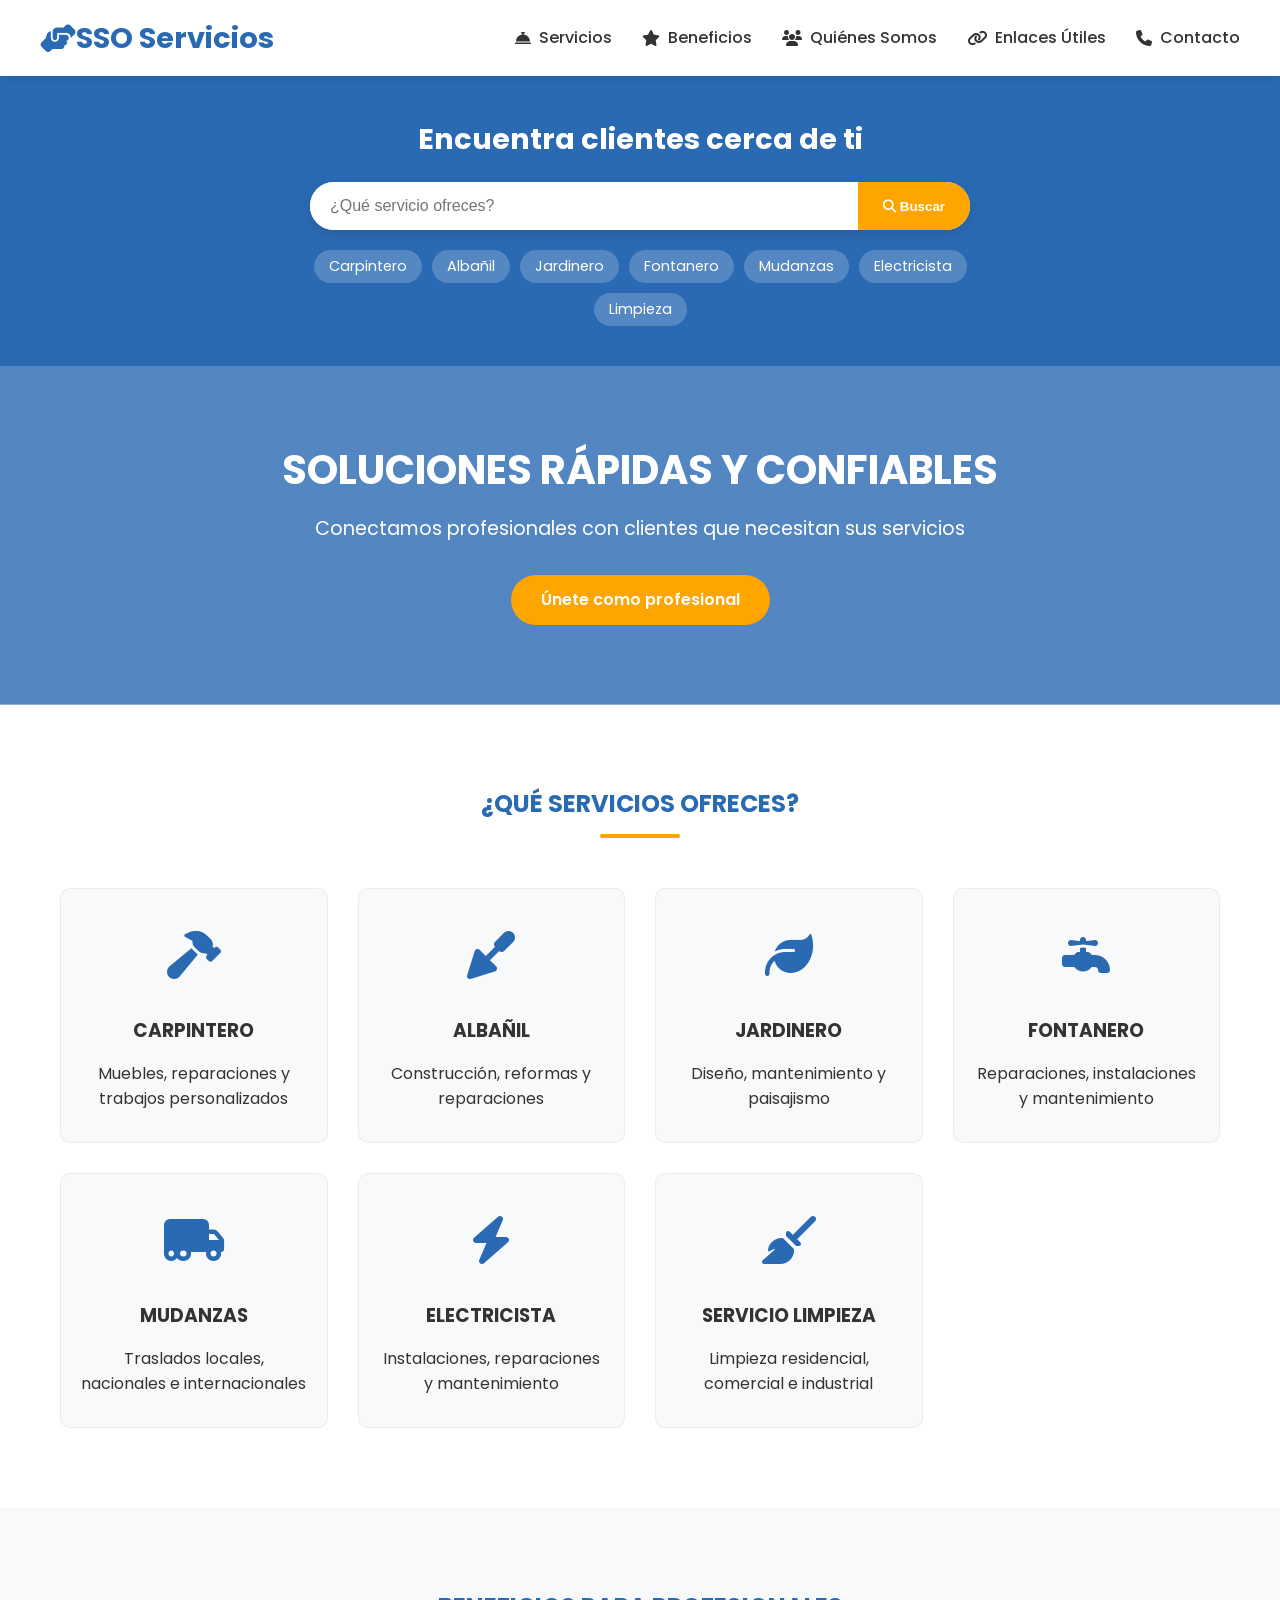
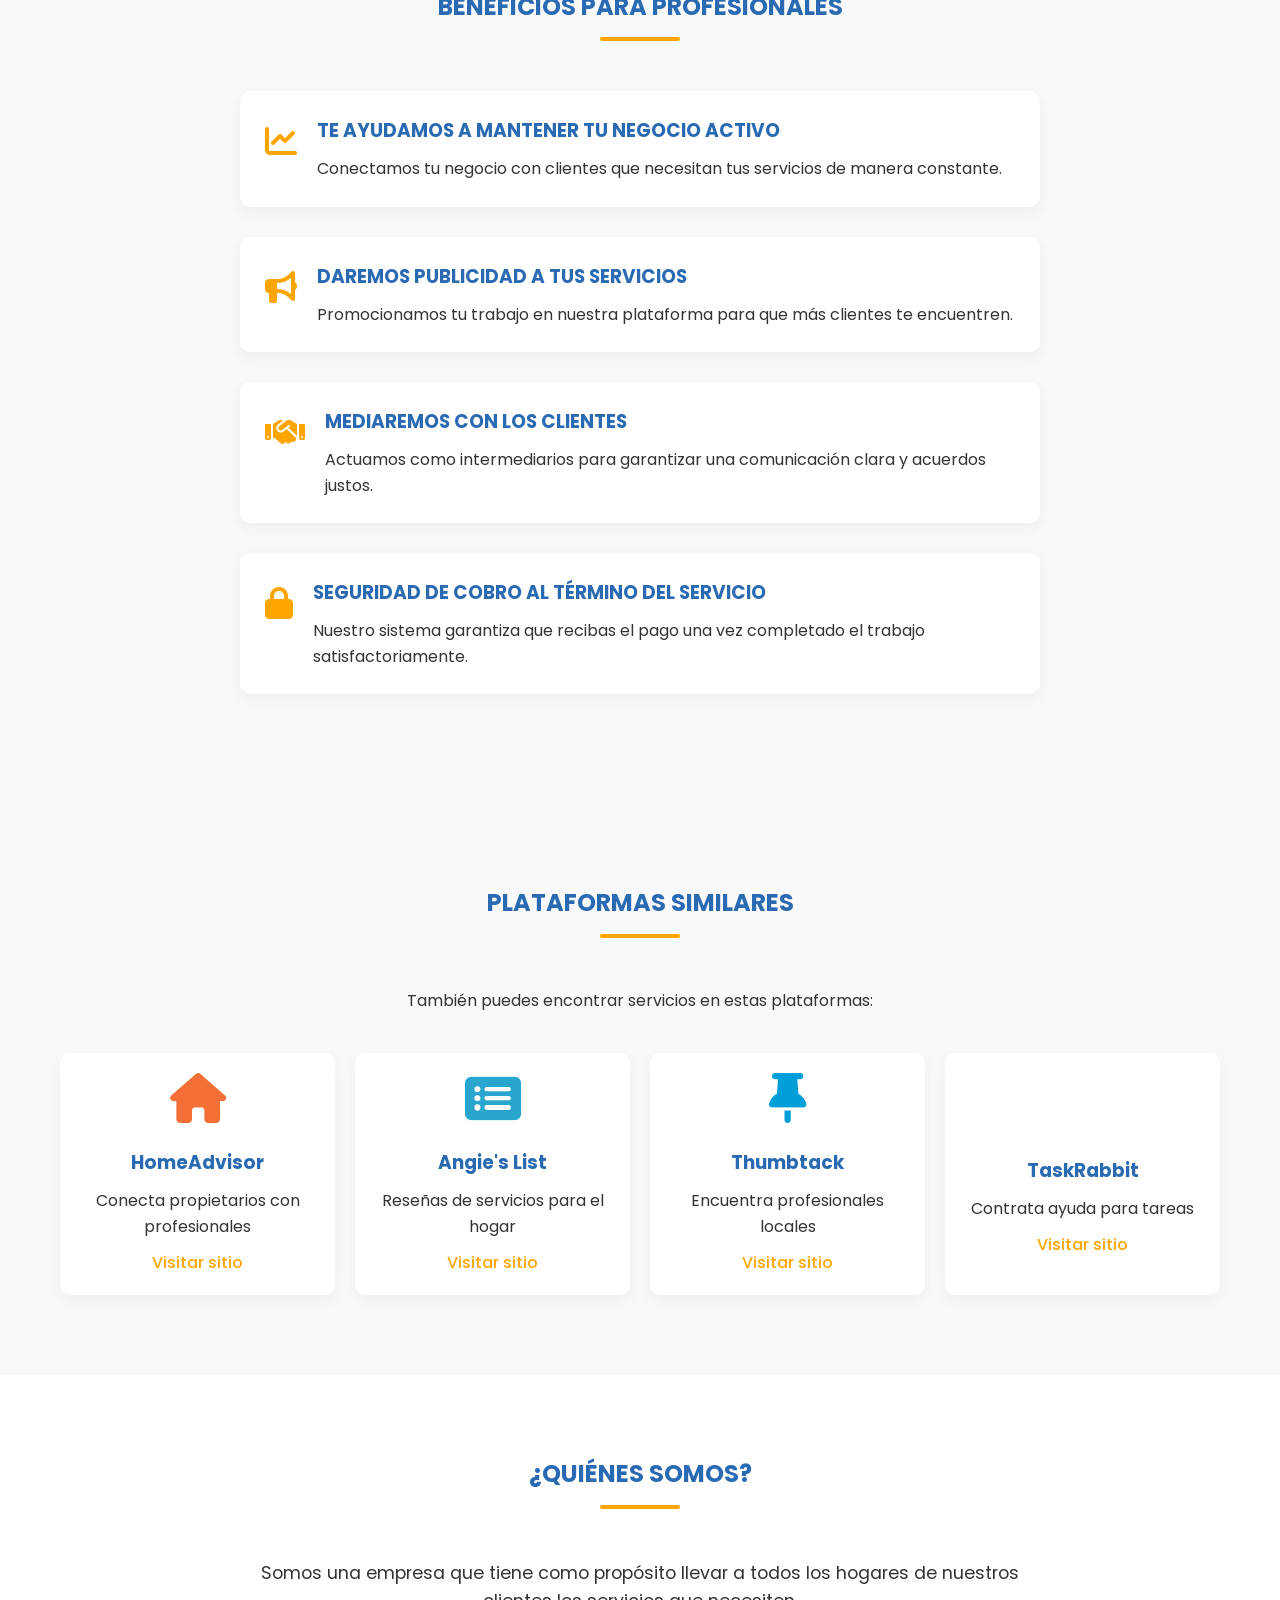
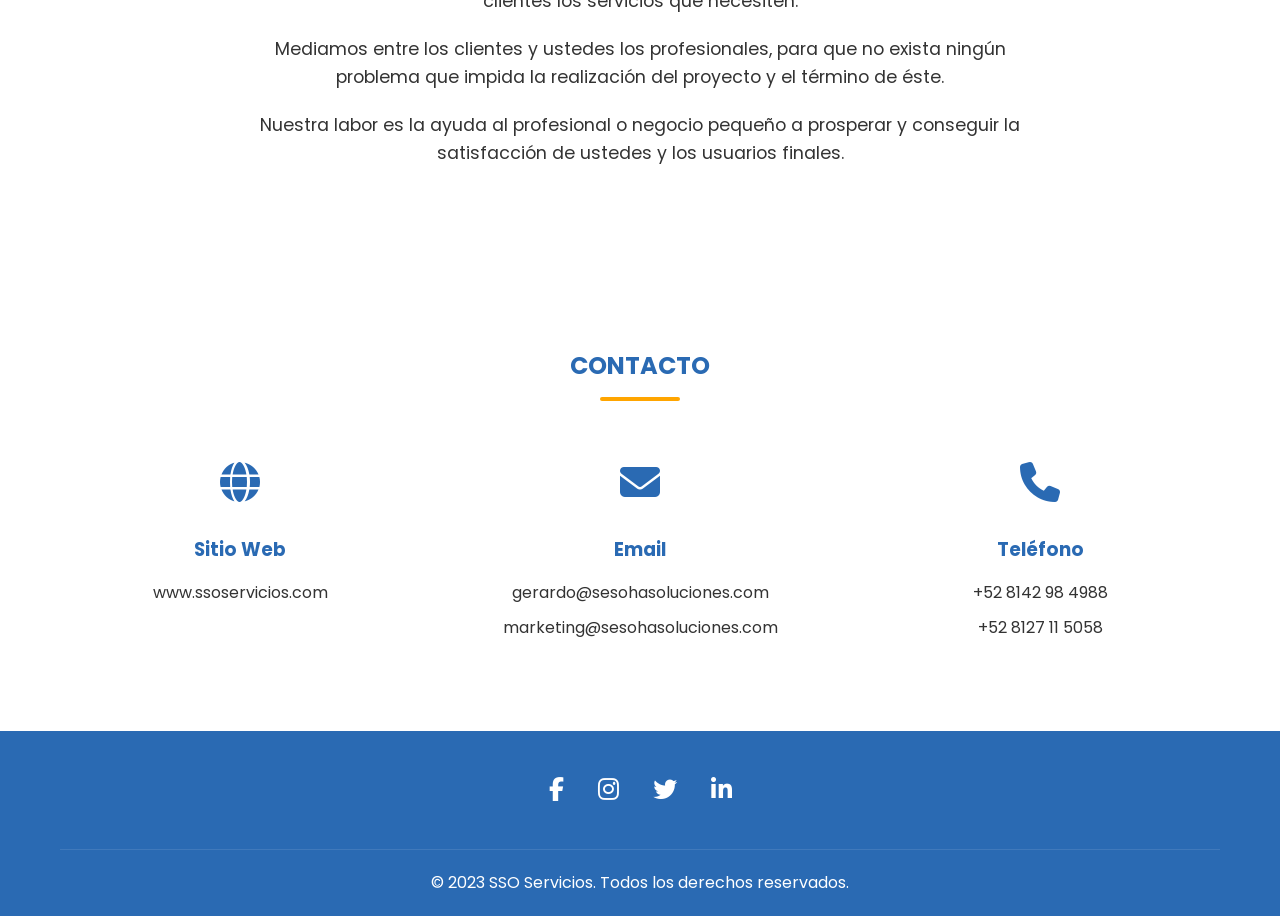
<file: html_20250910_19fd85.html>
<!DOCTYPE html>
<html lang="es">
<head>
    <meta charset="UTF-8">
    <meta name="viewport" content="width=device-width, initial-scale=1.0">
    <title>SSO Servicios - Encuentra clientes cerca de ti</title>
    <link rel="stylesheet" href="https://cdnjs.cloudflare.com/ajax/libs/font-awesome/6.4.0/css/all.min.css">
    <link href="https://fonts.googleapis.com/css2?family=Poppins:wght@300;400;500;600;700&display=swap" rel="stylesheet">
    <style>
        :root {
            --primary: #2A6AB3;
            --secondary: #FFA500;
            --accent: #34B3A7;
            --dark: #333333;
            --light: #F8F9FA;
            --white: #FFFFFF;
            --gray: #6C757D;
        }
        
        * {
            margin: 0;
            padding: 0;
            box-sizing: border-box;
        }
        
        body {
            font-family: 'Poppins', sans-serif;
            color: var(--dark);
            line-height: 1.6;
            background-color: var(--light);
        }
        
        .container {
            width: 100%;
            max-width: 1200px;
            margin: 0 auto;
            padding: 0 20px;
        }
        
        /* Header */
        header {
            background-color: var(--white);
            box-shadow: 0 2px 10px rgba(0, 0, 0, 0.1);
            position: sticky;
            top: 0;
            z-index: 1000;
        }
        
        .nav-container {
            display: flex;
            justify-content: space-between;
            align-items: center;
            padding: 15px 0;
        }
        
        .logo {
            font-size: 1.8rem;
            font-weight: 700;
            color: var(--primary);
            text-decoration: none;
            display: flex;
            align-items: center;
        }
        
        .logo img {
            height: 40px;
            margin-right: 10px;
        }
        
        .nav-menu {
            display: flex;
            list-style: none;
        }
        
        .nav-menu li {
            margin-left: 30px;
            position: relative;
        }
        
        .nav-menu a {
            color: var(--dark);
            text-decoration: none;
            font-weight: 500;
            transition: color 0.3s;
            display: flex;
            align-items: center;
        }
        
        .nav-menu a i {
            margin-right: 8px;
        }
        
        .nav-menu a:hover {
            color: var(--primary);
        }
        
        .dropdown {
            position: relative;
        }
        
        .dropdown-content {
            display: none;
            position: absolute;
            background-color: var(--white);
            min-width: 250px;
            box-shadow: 0 8px 16px rgba(0,0,0,0.1);
            z-index: 1;
            border-radius: 8px;
            overflow: hidden;
            top: 100%;
            left: 0;
        }
        
        .dropdown-content a {
            color: var(--dark);
            padding: 12px 16px;
            text-decoration: none;
            display: block;
            transition: background-color 0.3s;
            font-weight: normal;
        }
        
        .dropdown-content a:hover {
            background-color: var(--light);
            color: var(--primary);
        }
        
        .dropdown:hover .dropdown-content {
            display: block;
        }
        
        .hamburger {
            display: none;
            cursor: pointer;
            font-size: 1.5rem;
        }
        
        /* Search Section */
        .search-section {
            background-color: var(--primary);
            padding: 40px 0;
            text-align: center;
            color: var(--white);
        }
        
        .search-container {
            max-width: 700px;
            margin: 0 auto;
        }
        
        .search-title {
            font-size: 1.8rem;
            margin-bottom: 20px;
        }
        
        .search-box {
            display: flex;
            background: var(--white);
            border-radius: 50px;
            overflow: hidden;
            box-shadow: 0 5px 15px rgba(0, 0, 0, 0.1);
        }
        
        .search-input {
            flex: 1;
            border: none;
            padding: 15px 20px;
            font-size: 1rem;
            outline: none;
        }
        
        .search-button {
            background: var(--secondary);
            border: none;
            color: var(--white);
            padding: 0 25px;
            cursor: pointer;
            font-weight: 600;
            transition: background 0.3s;
        }
        
        .search-button:hover {
            background: #e59400;
        }
        
        .search-tags {
            display: flex;
            flex-wrap: wrap;
            justify-content: center;
            margin-top: 20px;
            gap: 10px;
        }
        
        .search-tag {
            background: rgba(255, 255, 255, 0.2);
            color: var(--white);
            padding: 5px 15px;
            border-radius: 20px;
            font-size: 0.9rem;
            cursor: pointer;
            transition: background 0.3s;
        }
        
        .search-tag:hover {
            background: rgba(255, 255, 255, 0.3);
        }
        
        /* Hero Section */
        .hero {
            background: linear-gradient(rgba(42, 106, 179, 0.8), rgba(42, 106, 179, 0.8)), url('https://images.unsplash.com/photo-1542744095-fcf48d80b0fd?ixlib=rb-4.0.3&auto=format&fit=crop&w=1500&q=80');
            background-size: cover;
            background-position: center;
            color: var(--white);
            padding: 80px 0;
            text-align: center;
        }
        
        .hero-content {
            max-width: 800px;
            margin: 0 auto;
        }
        
        .hero h1 {
            font-size: 2.5rem;
            margin-bottom: 20px;
            line-height: 1.2;
        }
        
        .hero p {
            font-size: 1.2rem;
            margin-bottom: 30px;
        }
        
        .btn {
            display: inline-block;
            background-color: var(--secondary);
            color: var(--white);
            padding: 12px 30px;
            border-radius: 50px;
            text-decoration: none;
            font-weight: 600;
            transition: all 0.3s;
            border: none;
            cursor: pointer;
        }
        
        .btn:hover {
            background-color: #e59400;
            transform: translateY(-3px);
            box-shadow: 0 10px 20px rgba(0, 0, 0, 0.1);
        }
        
        /* Services Section */
        .services {
            padding: 80px 0;
            background-color: var(--white);
        }
        
        .section-title {
            text-align: center;
            margin-bottom: 50px;
            color: var(--primary);
            position: relative;
            padding-bottom: 15px;
        }
        
        .section-title:after {
            content: '';
            position: absolute;
            bottom: 0;
            left: 50%;
            transform: translateX(-50%);
            width: 80px;
            height: 4px;
            background: var(--secondary);
            border-radius: 2px;
        }
        
        .services-grid {
            display: grid;
            grid-template-columns: repeat(auto-fit, minmax(250px, 1fr));
            gap: 30px;
        }
        
        .service-card {
            background-color: var(--light);
            border-radius: 10px;
            overflow: hidden;
            transition: transform 0.3s, box-shadow 0.3s;
            text-align: center;
            padding: 30px 20px;
            border: 1px solid rgba(0, 0, 0, 0.05);
        }
        
        .service-card:hover {
            transform: translateY(-10px);
            box-shadow: 0 15px 30px rgba(0, 0, 0, 0.1);
        }
        
        .service-icon {
            font-size: 3rem;
            color: var(--primary);
            margin-bottom: 20px;
        }
        
        .service-card h3 {
            margin-bottom: 15px;
            color: var(--dark);
        }
        
        /* Benefits Section */
        .benefits {
            padding: 80px 0;
            background-color: var(--light);
        }
        
        .benefits-list {
            max-width: 800px;
            margin: 0 auto;
        }
        
        .benefit-item {
            display: flex;
            align-items: flex-start;
            margin-bottom: 30px;
            background-color: var(--white);
            padding: 25px;
            border-radius: 10px;
            box-shadow: 0 5px 15px rgba(0, 0, 0, 0.05);
        }
        
        .benefit-icon {
            font-size: 2rem;
            color: var(--secondary);
            margin-right: 20px;
            flex-shrink: 0;
        }
        
        .benefit-content h3 {
            margin-bottom: 10px;
            color: var(--primary);
        }
        
        /* About Section */
        .about {
            padding: 80px 0;
            background-color: var(--white);
        }
        
        .about-content {
            max-width: 800px;
            margin: 0 auto;
            text-align: center;
        }
        
        .about-content p {
            margin-bottom: 20px;
            font-size: 1.1rem;
        }
        
        /* Competitors Section */
        .competitors {
            padding: 80px 0;
            background-color: var(--light);
        }
        
        .competitors-grid {
            display: grid;
            grid-template-columns: repeat(auto-fit, minmax(200px, 1fr));
            gap: 20px;
            margin-top: 40px;
        }
        
        .competitor-card {
            background: var(--white);
            border-radius: 10px;
            padding: 20px;
            text-align: center;
            box-shadow: 0 5px 15px rgba(0, 0, 0, 0.05);
            transition: transform 0.3s;
        }
        
        .competitor-card:hover {
            transform: translateY(-5px);
        }
        
        .competitor-logo {
            height: 60px;
            margin-bottom: 15px;
            object-fit: contain;
        }
        
        .competitor-card h3 {
            margin-bottom: 10px;
            color: var(--primary);
        }
        
        .competitor-link {
            display: inline-block;
            margin-top: 10px;
            color: var(--secondary);
            text-decoration: none;
            font-weight: 500;
        }
        
        .competitor-link:hover {
            text-decoration: underline;
        }
        
        /* Contact Section */
        .contact {
            padding: 80px 0;
            background-color: var(--white);
        }
        
        .contact-grid {
            display: grid;
            grid-template-columns: repeat(auto-fit, minmax(300px, 1fr));
            gap: 40px;
        }
        
        .contact-info {
            text-align: center;
        }
        
        .contact-icon {
            font-size: 2.5rem;
            color: var(--primary);
            margin-bottom: 20px;
        }
        
        .contact-info h3 {
            margin-bottom: 15px;
            color: var(--primary);
        }
        
        .contact-info a {
            color: var(--dark);
            text-decoration: none;
            transition: color 0.3s;
            display: block;
            margin-bottom: 10px;
        }
        
        .contact-info a:hover {
            color: var(--primary);
        }
        
        /* Footer */
        footer {
            background-color: var(--primary);
            color: var(--white);
            padding: 40px 0 20px;
            text-align: center;
        }
        
        .footer-content {
            display: flex;
            flex-direction: column;
            align-items: center;
        }
        
        .social-links {
            margin-bottom: 20px;
        }
        
        .social-links a {
            color: var(--white);
            font-size: 1.5rem;
            margin: 0 15px;
            transition: color 0.3s;
        }
        
        .social-links a:hover {
            color: var(--secondary);
        }
        
        .copyright {
            margin-top: 20px;
            border-top: 1px solid rgba(255, 255, 255, 0.1);
            padding-top: 20px;
            width: 100%;
        }
        
        /* Responsive Design */
        @media (max-width: 768px) {
            .hamburger {
                display: block;
            }
            
            .nav-menu {
                position: fixed;
                top: 70px;
                right: -100%;
                background-color: var(--white);
                width: 80%;
                height: calc(100vh - 70px);
                flex-direction: column;
                align-items: center;
                justify-content: flex-start;
                padding-top: 50px;
                transition: all 0.3s;
                box-shadow: -5px 0 15px rgba(0, 0, 0, 0.1);
                z-index: 999;
            }
            
            .nav-menu.active {
                right: 0;
            }
            
            .nav-menu li {
                margin: 20px 0;
            }
            
            .dropdown-content {
                position: static;
                box-shadow: none;
                display: none;
                margin-top: 10px;
            }
            
            .dropdown.active .dropdown-content {
                display: block;
            }
            
            .hero h1 {
                font-size: 2rem;
            }
            
            .benefit-item {
                flex-direction: column;
                text-align: center;
            }
            
            .benefit-icon {
                margin-right: 0;
                margin-bottom: 15px;
            }
            
            .search-box {
                flex-direction: column;
                border-radius: 10px;
            }
            
            .search-input {
                border-radius: 10px 10px 0 0;
            }
            
            .search-button {
                border-radius: 0 0 10px 10px;
                padding: 15px;
            }
        }
        
        @media (max-width: 480px) {
            .hero {
                padding: 60px 0;
            }
            
            .hero h1 {
                font-size: 1.8rem;
            }
            
            .hero p {
                font-size: 1rem;
            }
            
            .section-title {
                font-size: 1.8rem;
            }
            
            .service-card {
                padding: 20px 15px;
            }
            
            .search-tags {
                flex-direction: column;
                align-items: center;
            }
        }
    </style>
</head>
<body>
    <!-- Header -->
    <header>
        <div class="container nav-container">
            <a href="#" class="logo">
                <i class="fas fa-hands-helping"></i>
                SSO Servicios
            </a>
            <div class="hamburger" id="hamburger">
                <i class="fas fa-bars"></i>
            </div>
            <ul class="nav-menu" id="nav-menu">
                <li><a href="#services"><i class="fas fa-concierge-bell"></i>Servicios</a></li>
                <li><a href="#benefits"><i class="fas fa-star"></i>Beneficios</a></li>
                <li><a href="#about"><i class="fas fa-users"></i>Quiénes Somos</a></li>
                <li class="dropdown" id="competitors-dropdown">
                    <a href="#competitors"><i class="fas fa-link"></i>Enlaces Útiles</a>
                    <div class="dropdown-content">
                        <a href="https://www.homeadvisor.com/" target="_blank"><i class="fas fa-external-link-alt"></i> HomeAdvisor</a>
                        <a href="https://www.angieslist.com/" target="_blank"><i class="fas fa-external-link-alt"></i> Angie's List</a>
                        <a href="https://www.thumbtack.com/" target="_blank"><i class="fas fa-external-link-alt"></i> Thumbtack</a>
                        <a href="https://www.taskrabbit.com/" target="_blank"><i class="fas fa-external-link-alt"></i> TaskRabbit</a>
                    </div>
                </li>
                <li><a href="#contact"><i class="fas fa-phone"></i>Contacto</a></li>
            </ul>
        </div>
    </header>

    <!-- Search Section -->
    <section class="search-section">
        <div class="container search-container">
            <h2 class="search-title">Encuentra clientes cerca de ti</h2>
            <div class="search-box">
                <input type="text" class="search-input" id="search-input" placeholder="¿Qué servicio ofreces?">
                <button class="search-button" id="search-button">
                    <i class="fas fa-search"></i> Buscar
                </button>
            </div>
            <div class="search-tags">
                <span class="search-tag" data-search="carpintero">Carpintero</span>
                <span class="search-tag" data-search="albañil">Albañil</span>
                <span class="search-tag" data-search="jardinero">Jardinero</span>
                <span class="search-tag" data-search="fontanero">Fontanero</span>
                <span class="search-tag" data-search="mudanzas">Mudanzas</span>
                <span class="search-tag" data-search="electricista">Electricista</span>
                <span class="search-tag" data-search="limpieza">Limpieza</span>
            </div>
        </div>
    </section>

    <!-- Hero Section -->
    <section class="hero">
        <div class="container hero-content">
            <h1>SOLUCIONES RÁPIDAS Y CONFIABLES</h1>
            <p>Conectamos profesionales con clientes que necesitan sus servicios</p>
            <a href="#contact" class="btn">Únete como profesional</a>
        </div>
    </section>

    <!-- Services Section -->
    <section class="services" id="services">
        <div class="container">
            <h2 class="section-title">¿QUÉ SERVICIOS OFRECES?</h2>
            <div class="services-grid">
                <div class="service-card">
                    <div class="service-icon">
                        <i class="fas fa-hammer"></i>
                    </div>
                    <h3>CARPINTERO</h3>
                    <p>Muebles, reparaciones y trabajos personalizados</p>
                </div>
                <div class="service-card">
                    <div class="service-icon">
                        <i class="fas fa-trowel"></i>
                    </div>
                    <h3>ALBAÑIL</h3>
                    <p>Construcción, reformas y reparaciones</p>
                </div>
                <div class="service-card">
                    <div class="service-icon">
                        <i class="fas fa-leaf"></i>
                    </div>
                    <h3>JARDINERO</h3>
                    <p>Diseño, mantenimiento y paisajismo</p>
                </div>
                <div class="service-card">
                    <div class="service-icon">
                        <i class="fas fa-faucet"></i>
                    </div>
                    <h3>FONTANERO</h3>
                    <p>Reparaciones, instalaciones y mantenimiento</p>
                </div>
                <div class="service-card">
                    <div class="service-icon">
                        <i class="fas fa-truck-moving"></i>
                    </div>
                    <h3>MUDANZAS</h3>
                    <p>Traslados locales, nacionales e internacionales</p>
                </div>
                <div class="service-card">
                    <div class="service-icon">
                        <i class="fas fa-bolt"></i>
                    </div>
                    <h3>ELECTRICISTA</h3>
                    <p>Instalaciones, reparaciones y mantenimiento</p>
                </div>
                <div class="service-card">
                    <div class="service-icon">
                        <i class="fas fa-broom"></i>
                    </div>
                    <h3>SERVICIO LIMPIEZA</h3>
                    <p>Limpieza residencial, comercial e industrial</p>
                </div>
            </div>
        </div>
    </section>

    <!-- Benefits Section -->
    <section class="benefits" id="benefits">
        <div class="container">
            <h2 class="section-title">BENEFICIOS PARA PROFESIONALES</h2>
            <div class="benefits-list">
                <div class="benefit-item">
                    <div class="benefit-icon">
                        <i class="fas fa-chart-line"></i>
                    </div>
                    <div class="benefit-content">
                        <h3>TE AYUDAMOS A MANTENER TU NEGOCIO ACTIVO</h3>
                        <p>Conectamos tu negocio con clientes que necesitan tus servicios de manera constante.</p>
                    </div>
                </div>
                <div class="benefit-item">
                    <div class="benefit-icon">
                        <i class="fas fa-bullhorn"></i>
                    </div>
                    <div class="benefit-content">
                        <h3>DAREMOS PUBLICIDAD A TUS SERVICIOS</h3>
                        <p>Promocionamos tu trabajo en nuestra plataforma para que más clientes te encuentren.</p>
                    </div>
                </div>
                <div class="benefit-item">
                    <div class="benefit-icon">
                        <i class="fas fa-handshake"></i>
                    </div>
                    <div class="benefit-content">
                        <h3>MEDIAREMOS CON LOS CLIENTES</h3>
                        <p>Actuamos como intermediarios para garantizar una comunicación clara y acuerdos justos.</p>
                    </div>
                </div>
                <div class="benefit-item">
                    <div class="benefit-icon">
                        <i class="fas fa-lock"></i>
                    </div>
                    <div class="benefit-content">
                        <h3>SEGURIDAD DE COBRO AL TÉRMINO DEL SERVICIO</h3>
                        <p>Nuestro sistema garantiza que recibas el pago una vez completado el trabajo satisfactoriamente.</p>
                    </div>
                </div>
            </div>
        </div>
    </section>

    <!-- Competitors Section -->
    <section class="competitors" id="competitors">
        <div class="container">
            <h2 class="section-title">PLATAFORMAS SIMILARES</h2>
            <p style="text-align: center; margin-bottom: 30px;">También puedes encontrar servicios en estas plataformas:</p>
            <div class="competitors-grid">
                <div class="competitor-card">
                    <i class="fas fa-home competitor-logo" style="font-size: 50px; color: #f36f36;"></i>
                    <h3>HomeAdvisor</h3>
                    <p>Conecta propietarios con profesionales</p>
                    <a href="https://www.homeadvisor.com/" target="_blank" class="competitor-link">Visitar sitio</a>
                </div>
                <div class="competitor-card">
                    <i class="fas fa-list-alt competitor-logo" style="font-size: 50px; color: #29a6ce;"></i>
                    <h3>Angie's List</h3>
                    <p>Reseñas de servicios para el hogar</p>
                    <a href="https://www.angieslist.com/" target="_blank" class="competitor-link">Visitar sitio</a>
                </div>
                <div class="competitor-card">
                    <i class="fas fa-thumbtack competitor-logo" style="font-size: 50px; color: #009fd9;"></i>
                    <h3>Thumbtack</h3>
                    <p>Encuentra profesionales locales</p>
                    <a href="https://www.thumbtack.com/" target="_blank" class="competitor-link">Visitar sitio</a>
                </div>
                <div class="competitor-card">
                    <i class="fas fa-rabbit competitor-logo" style="font-size: 50px; color: #57bb67;"></i>
                    <h3>TaskRabbit</h3>
                    <p>Contrata ayuda para tareas</p>
                    <a href="https://www.taskrabbit.com/" target="_blank" class="competitor-link">Visitar sitio</a>
                </div>
            </div>
        </div>
    </section>

    <!-- About Section -->
    <section class="about" id="about">
        <div class="container">
            <h2 class="section-title">¿QUIÉNES SOMOS?</h2>
            <div class="about-content">
                <p>Somos una empresa que tiene como propósito llevar a todos los hogares de nuestros clientes los servicios que necesiten.</p>
                <p>Mediamos entre los clientes y ustedes los profesionales, para que no exista ningún problema que impida la realización del proyecto y el término de éste.</p>
                <p>Nuestra labor es la ayuda al profesional o negocio pequeño a prosperar y conseguir la satisfacción de ustedes y los usuarios finales.</p>
            </div>
        </div>
    </section>

    <!-- Contact Section -->
    <section class="contact" id="contact">
        <div class="container">
            <h2 class="section-title">CONTACTO</h2>
            <div class="contact-grid">
                <div class="contact-info">
                    <div class="contact-icon">
                        <i class="fas fa-globe"></i>
                    </div>
                    <h3>Sitio Web</h3>
                    <a href="http://www.ssoservicios.com">www.ssoservicios.com</a>
                </div>
                <div class="contact-info">
                    <div class="contact-icon">
                        <i class="fas fa-envelope"></i>
                    </div>
                    <h3>Email</h3>
                    <a href="mailto:gerardo@sesohasoluciones.com">gerardo@sesohasoluciones.com</a>
                    <a href="mailto:marketing@sesohasoluciones.com">marketing@sesohasoluciones.com</a>
                </div>
                <div class="contact-info">
                    <div class="contact-icon">
                        <i class="fas fa-phone"></i>
                    </div>
                    <h3>Teléfono</h3>
                    <a href="tel:+528142984988">+52 8142 98 4988</a>
                    <a href="tel:+528127115058">+52 8127 11 5058</a>
                </div>
            </div>
        </div>
    </section>

    <!-- Footer -->
    <footer>
        <div class="container footer-content">
            <div class="social-links">
                <a href="#"><i class="fab fa-facebook-f"></i></a>
                <a href="#"><i class="fab fa-instagram"></i></a>
                <a href="#"><i class="fab fa-twitter"></i></a>
                <a href="#"><i class="fab fa-linkedin-in"></i></a>
            </div>
            <div class="copyright">
                <p>&copy; 2023 SSO Servicios. Todos los derechos reservados.</p>
            </div>
        </div>
    </footer>

    <script>
        // Mobile Menu Toggle
        const hamburger = document.getElementById('hamburger');
        const navMenu = document.getElementById('nav-menu');
        
        hamburger.addEventListener('click', () => {
            navMenu.classList.toggle('active');
        });
        
        // Close menu when clicking on a link
        document.querySelectorAll('.nav-menu a').forEach(link => {
            link.addEventListener('click', () => {
                navMenu.classList.remove('active');
            });
        });
        
        // Smooth scrolling for navigation links
        document.querySelectorAll('a[href^="#"]').forEach(anchor => {
            anchor.addEventListener('click', function(e) {
                e.preventDefault();
                
                const targetId = this.getAttribute('href');
                if (targetId === '#') return;
                
                const targetElement = document.querySelector(targetId);
                if (targetElement) {
                    window.scrollTo({
                        top: targetElement.offsetTop - 70,
                        behavior: 'smooth'
                    });
                }
            });
        });
        
        // Search functionality
        const searchInput = document.getElementById('search-input');
        const searchButton = document.getElementById('search-button');
        const searchTags = document.querySelectorAll('.search-tag');
        
        // Focus on search input when page loads
        window.addEventListener('load', () => {
            searchInput.focus();
        });
        
        // Search button click event
        searchButton.addEventListener('click', performSearch);
        
        // Search when pressing Enter
        searchInput.addEventListener('keypress', (e) => {
            if (e.key === 'Enter') {
                performSearch();
            }
        });
        
        // Search tag click events
        searchTags.forEach(tag => {
            tag.addEventListener('click', () => {
                searchInput.value = tag.getAttribute('data-search');
                performSearch();
            });
        });
        
        function performSearch() {
            const searchTerm = searchInput.value.trim().toLowerCase();
            
            if (searchTerm) {
                // In a real application, this would send a request to a server
                // For this demo, we'll just show an alert and scroll to services
                alert(`Buscando: ${searchTerm}`);
                
                // Scroll to services section
                document.getElementById('services').scrollIntoView({
                    behavior: 'smooth'
                });
            } else {
                alert('Por favor, ingresa un término de búsqueda');
                searchInput.focus();
            }
        }
        
        // Mobile dropdown handling
        const competitorsDropdown = document.getElementById('competitors-dropdown');
        
        if (window.innerWidth <= 768) {
            competitorsDropdown.addEventListener('click', (e) => {
                e.preventDefault();
                competitorsDropdown.classList.toggle('active');
            });
        }
    </script>
</body>
</html>
</file>
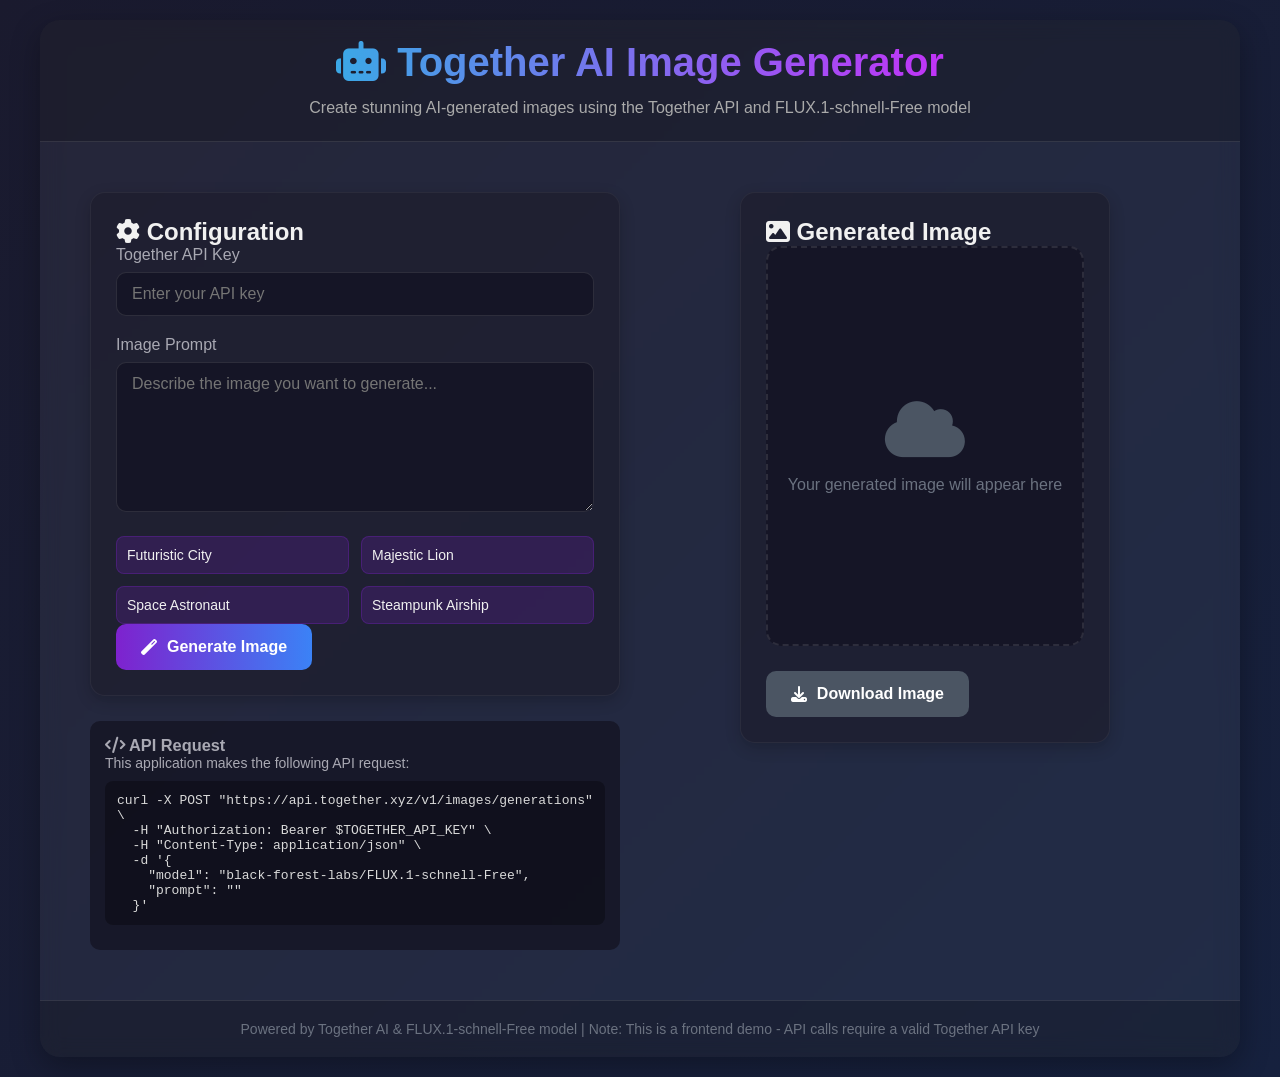
<file: imagenes.html>
<!DOCTYPE html>
<html lang="en">
<head>
    <meta charset="UTF-8">
    <meta name="viewport" content="width=device-width, initial-scale=1.0">
    <title>Together AI Image Generator</title>
    <link rel="stylesheet" href="https://cdnjs.cloudflare.com/ajax/libs/font-awesome/6.4.0/css/all.min.css">
    <style>
        * {
            margin: 0;
            padding: 0;
            box-sizing: border-box;
            font-family: 'Segoe UI', Tahoma, Geneva, Verdana, sans-serif;
        }
        
        body {
            background: linear-gradient(135deg, #1a1a2e, #16213e);
            color: #f1f1f1;
            min-height: 100vh;
            padding: 20px;
            display: flex;
            justify-content: center;
            align-items: center;
        }
        
        .container {
            width: 100%;
            max-width: 1200px;
            background: rgba(255, 255, 255, 0.05);
            backdrop-filter: blur(10px);
            border-radius: 20px;
            box-shadow: 0 10px 30px rgba(0, 0, 0, 0.3);
            overflow: hidden;
            display: flex;
            flex-direction: column;
        }
        
        header {
            background: rgba(0, 0, 0, 0.2);
            padding: 20px 30px;
            text-align: center;
            border-bottom: 1px solid rgba(255, 255, 255, 0.1);
        }
        
        header h1 {
            font-size: 2.5rem;
            margin-bottom: 10px;
            background: linear-gradient(90deg, #00dbde, #fc00ff);
            -webkit-background-clip: text;
            -webkit-text-fill-color: transparent;
        }
        
        header p {
            color: #aaa;
            max-width: 700px;
            margin: 0 auto;
            line-height: 1.6;
        }
        
        .main-content {
            display: flex;
            flex-wrap: wrap;
            padding: 30px;
        }
        
        .input-section {
            flex: 1;
            min-width: 300px;
            padding: 20px;
        }
        
        .output-section {
            flex: 1;
            min-width: 300px;
            padding: 20px;
            display: flex;
            flex-direction: column;
            align-items: center;
        }
        
        .card {
            background: rgba(30, 30, 46, 0.7);
            border-radius: 15px;
            padding: 25px;
            margin-bottom: 25px;
            box-shadow: 0 5px 15px rgba(0, 0, 0, 0.2);
            border: 1px solid rgba(255, 255, 255, 0.05);
        }
        
        .form-group {
            margin-bottom: 20px;
        }
        
        label {
            display: block;
            margin-bottom: 8px;
            font-weight: 500;
            color: #a9a9b3;
        }
        
        input, textarea {
            width: 100%;
            padding: 12px 15px;
            border-radius: 10px;
            border: 1px solid rgba(255, 255, 255, 0.1);
            background: rgba(20, 20, 36, 0.8);
            color: white;
            font-size: 16px;
            transition: all 0.3s ease;
        }
        
        input:focus, textarea:focus {
            outline: none;
            border-color: #7e22ce;
            box-shadow: 0 0 0 3px rgba(126, 34, 206, 0.3);
        }
        
        textarea {
            min-height: 150px;
            resize: vertical;
        }
        
        .btn {
            background: linear-gradient(90deg, #7e22ce, #3b82f6);
            color: white;
            border: none;
            padding: 14px 25px;
            border-radius: 10px;
            font-size: 16px;
            font-weight: 600;
            cursor: pointer;
            transition: all 0.3s ease;
            display: flex;
            align-items: center;
            justify-content: center;
            gap: 10px;
        }
        
        .btn:hover {
            transform: translateY(-2px);
            box-shadow: 0 5px 15px rgba(126, 34, 206, 0.4);
        }
        
        .btn:active {
            transform: translateY(0);
        }
        
        .btn:disabled {
            background: #4b5563;
            cursor: not-allowed;
            transform: none;
            box-shadow: none;
        }
        
        .image-container {
            width: 100%;
            height: 400px;
            background: rgba(20, 20, 36, 0.8);
            border-radius: 15px;
            display: flex;
            align-items: center;
            justify-content: center;
            overflow: hidden;
            margin-bottom: 25px;
            border: 2px dashed rgba(255, 255, 255, 0.1);
        }
        
        .image-placeholder {
            text-align: center;
            color: #6b7280;
            padding: 20px;
        }
        
        .image-placeholder i {
            font-size: 4rem;
            margin-bottom: 15px;
            color: #4b5563;
        }
        
        .image-result {
            width: 100%;
            height: 100%;
            object-fit: contain;
            display: none;
        }
        
        .loading {
            display: none;
            flex-direction: column;
            align-items: center;
            justify-content: center;
            gap: 15px;
        }
        
        .spinner {
            width: 50px;
            height: 50px;
            border: 5px solid rgba(255, 255, 255, 0.1);
            border-top: 5px solid #7e22ce;
            border-radius: 50%;
            animation: spin 1s linear infinite;
        }
        
        @keyframes spin {
            0% { transform: rotate(0deg); }
            100% { transform: rotate(360deg); }
        }
        
        .api-info {
            background: rgba(20, 20, 36, 0.8);
            border-radius: 10px;
            padding: 15px;
            margin-top: 15px;
            font-size: 14px;
            color: #a9a9b3;
        }
        
        .api-info code {
            display: block;
            background: rgba(0, 0, 0, 0.3);
            padding: 12px;
            border-radius: 8px;
            margin: 10px 0;
            overflow-x: auto;
            font-family: monospace;
            font-size: 13px;
            color: #d9d9d9;
        }
        
        footer {
            text-align: center;
            padding: 20px;
            color: #6b7280;
            font-size: 14px;
            border-top: 1px solid rgba(255, 255, 255, 0.1);
            background: rgba(0, 0, 0, 0.2);
        }
        
        .example-prompts {
            display: grid;
            grid-template-columns: repeat(auto-fill, minmax(200px, 1fr));
            gap: 12px;
            margin-top: 15px;
        }
        
        .example-prompt {
            background: rgba(126, 34, 206, 0.2);
            border: 1px solid rgba(126, 34, 206, 0.3);
            border-radius: 8px;
            padding: 10px;
            font-size: 14px;
            cursor: pointer;
            transition: all 0.2s ease;
        }
        
        .example-prompt:hover {
            background: rgba(126, 34, 206, 0.3);
            transform: translateY(-2px);
        }
        
        @media (max-width: 768px) {
            .main-content {
                flex-direction: column;
            }
            
            header h1 {
                font-size: 2rem;
            }
        }
    </style>
</head>
<body>
    <div class="container">
        <header>
            <h1><i class="fas fa-robot"></i> Together AI Image Generator</h1>
            <p>Create stunning AI-generated images using the Together API and FLUX.1-schnell-Free model</p>
        </header>
        
        <div class="main-content">
            <div class="input-section">
                <div class="card">
                    <h2><i class="fas fa-cog"></i> Configuration</h2>
                    <div class="form-group">
                        <label for="api-key">Together API Key</label>
                        <input type="password" id="api-key" placeholder="Enter your API key">
                    </div>
                    
                    <div class="form-group">
                        <label for="prompt">Image Prompt</label>
                        <textarea id="prompt" placeholder="Describe the image you want to generate..."></textarea>
                    </div>
                    
                    <div class="example-prompts">
                        <div class="example-prompt" data-prompt="A futuristic cityscape at sunset with flying cars">Futuristic City</div>
                        <div class="example-prompt" data-prompt="A majestic lion in the African savannah">Majestic Lion</div>
                        <div class="example-prompt" data-prompt="An astronaut floating in space with a nebula in the background">Space Astronaut</div>
                        <div class="example-prompt" data-prompt="A steampunk airship flying over Victorian London">Steampunk Airship</div>
                    </div>
                    
                    <button id="generate-btn" class="btn">
                        <i class="fas fa-magic"></i> Generate Image
                    </button>
                </div>
                
                <div class="api-info">
                    <h3><i class="fas fa-code"></i> API Request</h3>
                    <p>This application makes the following API request:</p>
                    <code>
                        curl -X POST "https://api.together.xyz/v1/images/generations" \<br>
                        &nbsp;&nbsp;-H "Authorization: Bearer $TOGETHER_API_KEY" \<br>
                        &nbsp;&nbsp;-H "Content-Type: application/json" \<br>
                        &nbsp;&nbsp;-d '{<br>
                        &nbsp;&nbsp;&nbsp;&nbsp;"model": "black-forest-labs/FLUX.1-schnell-Free",<br>
                        &nbsp;&nbsp;&nbsp;&nbsp;"prompt": ""<br>
                        &nbsp;&nbsp;}'
                    </code>
                </div>
            </div>
            
            <div class="output-section">
                <div class="card">
                    <h2><i class="fas fa-image"></i> Generated Image</h2>
                    <div class="image-container">
                        <div class="image-placeholder">
                            <i class="fas fa-cloud"></i>
                            <p>Your generated image will appear here</p>
                        </div>
                        <img id="image-result" class="image-result" alt="Generated image">
                        <div class="loading" id="loading">
                            <div class="spinner"></div>
                            <p>Generating your image...</p>
                        </div>
                    </div>
                    <button id="download-btn" class="btn" disabled>
                        <i class="fas fa-download"></i> Download Image
                    </button>
                </div>
            </div>
        </div>
        
        <footer>
            <p>Powered by Together AI & FLUX.1-schnell-Free model | Note: This is a frontend demo - API calls require a valid Together API key</p>
        </footer>
    </div>

    <script>
        document.addEventListener('DOMContentLoaded', function() {
            const apiKeyInput = document.getElementById('api-key');
            const promptInput = document.getElementById('prompt');
            const generateBtn = document.getElementById('generate-btn');
            const downloadBtn = document.getElementById('download-btn');
            const imageResult = document.getElementById('image-result');
            const loadingIndicator = document.getElementById('loading');
            const imagePlaceholder = document.querySelector('.image-placeholder');
            const examplePrompts = document.querySelectorAll('.example-prompt');
            
            // Set example prompts
            examplePrompts.forEach(prompt => {
                prompt.addEventListener('click', () => {
                    promptInput.value = prompt.getAttribute('data-prompt');
                });
            });
            
            // Generate image function
            generateBtn.addEventListener('click', async () => {
                const apiKey = apiKeyInput.value.trim();
                const prompt = promptInput.value.trim();
                
                if (!apiKey) {
                    alert('Please enter your Together API key');
                    return;
                }
                
                if (!prompt) {
                    alert('Please enter a prompt for the image generation');
                    return;
                }
                
                // Show loading, hide other elements
                loadingIndicator.style.display = 'flex';
                imagePlaceholder.style.display = 'none';
                imageResult.style.display = 'none';
                generateBtn.disabled = true;
                
                try {
                    // This would be the actual API call in a real implementation
                    // For this demo, we'll simulate the API call with a timeout
                    
                    /*
                    // Actual API call code (commented out for demo purposes)
                    const response = await fetch('https://api.together.xyz/v1/images/generations', {
                        method: 'POST',
                        headers: {
                            'Authorization': `Bearer ${apiKey}`,
                            'Content-Type': 'application/json'
                        },
                        body: JSON.stringify({
                            model: 'black-forest-labs/FLUX.1-schnell-Free',
                            prompt: prompt
                        })
                    });
                    
                    const data = await response.json();
                    
                    if (data.error) {
                        throw new Error(data.error.message);
                    }
                    
                    // The actual API returns base64 image data
                    const imageData = data.data[0].image_base64;
                    */
                    
                    // Simulating API delay
                    await new Promise(resolve => setTimeout(resolve, 2500));
                    
                    // For demo purposes, we'll use a placeholder image
                    // In a real implementation, you would use the base64 data from the API
                    const demoImages = [
                        'https://images.unsplash.com/photo-1682687220063-4742bd7fd538?auto=format&fit=crop&q=80&w=500',
                        'https://images.unsplash.com/photo-1682687220208-22d7a2543e88?auto=format&fit=crop&q=80&w=500',
                        'https://images.unsplash.com/photo-1682687220795-796d3f6f7000?auto=format&fit=crop&q=80&w=500',
                        'https://images.unsplash.com/photo-1682687220067-dced9a881b56?auto=format&fit=crop&q=80&w=500'
                    ];
                    
                    const randomImage = demoImages[Math.floor(Math.random() * demoImages.length)];
                    
                    imageResult.src = randomImage;
                    imageResult.style.display = 'block';
                    downloadBtn.disabled = false;
                    
                    // Show success message
                    alert('Image generated successfully! In a real implementation, this would show the actual AI-generated image.');
                } catch (error) {
                    console.error('Error generating image:', error);
                    alert(`Error: ${error.message || 'Failed to generate image'}`);
                    imagePlaceholder.style.display = 'block';
                } finally {
                    loadingIndicator.style.display = 'none';
                    generateBtn.disabled = false;
                }
            });
            
            // Download image function
            downloadBtn.addEventListener('click', () => {
                if (imageResult.src) {
                    const link = document.createElement('a');
                    link.href = imageResult.src;
                    link.download = 'together-ai-image.jpg';
                    document.body.appendChild(link);
                    link.click();
                    document.body.removeChild(link);
                }
            });
        });
    </script>
</body>
</html>
</file>
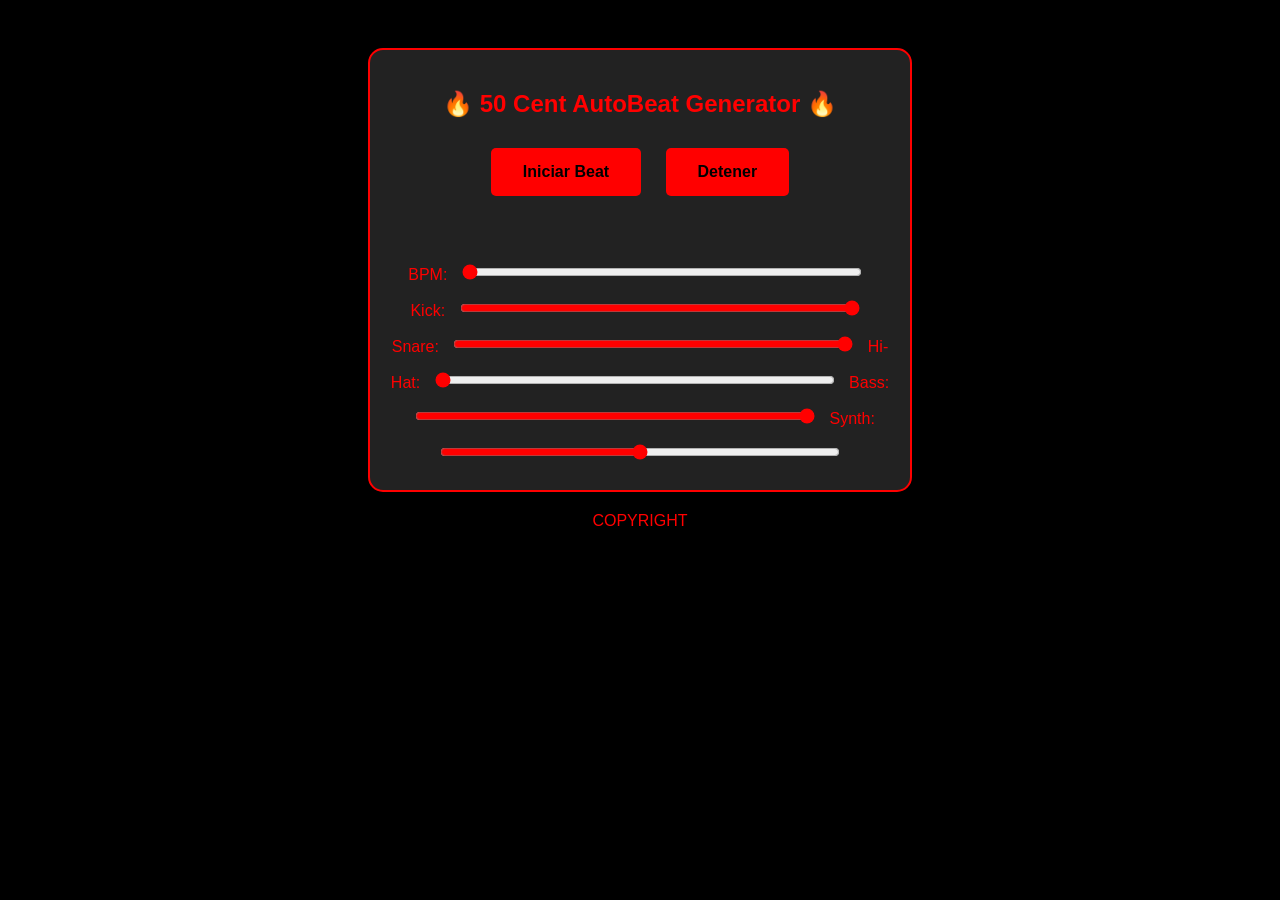
<file: musica.html>
<!DOCTYPE html>
<html lang="es">
<head>
    <meta charset="UTF-8">
    <title>50 Cent Style - AutoBeat Generator</title>
    <style>
        /* Estilos mantenidos igual */
        body {
            font-family: 'Arial Black', sans-serif;
            background-color: #000;
            color: #ff0000;
            text-align: center;
            padding: 20px;
        }
        
        .controls {
            margin: 20px auto;
            padding: 20px;
            background-color: #222;
            border: 2px solid #ff0000;
            border-radius: 15px;
            max-width: 500px;
        }
        
        button {
            background-color: #ff0000;
            border: none;
            color: black;
            padding: 15px 32px;
            font-size: 16px;
            margin: 10px;
            cursor: pointer;
            border-radius: 5px;
            font-weight: bold;
        }
        
        button:hover {
            background-color: #cc0000;
        }
        
        .slider {
            width: 80%;
            margin: 10px;
            accent-color: #ff0000;
        }
        
        #status {
            color: #ff0000;
            font-size: 12px;
            margin-top: 10px;
            height: 20px;
        }
    </style>
</head>
<body>
    <div class="controls">
        <h2>🔥 50 Cent AutoBeat Generator 🔥</h2>
        <button id="playBtn">Iniciar Beat</button>
        <button id="stopBtn">Detener</button>
        <div id="status"></div>
        <br>
        <label>BPM: <input type="range" id="bpm" class="slider" min="80" max="110" value="80"></label>
        <label>Kick: <input type="range" id="kickVolume" class="slider" min="0" max="1" step="0.1" value="1"></label>
        <label>Snare: <input type="range" id="snareVolume" class="slider" min="0" max="1" step="0.1" value="1"></label>
        <label>Hi-Hat: <input type="range" id="hihatVolume" class="slider" min="0" max="1" step="0.1" value="0"></label>
        <label>Bass: <input type="range" id="bass" class="slider" min="0" max="1" step="0.1" value="1"></label>
        <label>Synth: <input type="range" id="synth" class="slider" min="0" max="1" step="0.01" value="0.50"></label>
    </div>

    <script>
        let audioContext;
        let compressor;
        let isPlaying = false;
        let currentStep = 0;
        let intervalId;
        let patternGenerationInterval;
        let currentPattern = [];
        let snareNoiseBuffer;
        let bassDistortionCurve;

        async function initAudioContext() {
            if (!audioContext) {
                audioContext = new (window.AudioContext || window.webkitAudioContext)();
                compressor = audioContext.createDynamicsCompressor();
                compressor.connect(audioContext.destination);
                
                // Pre-crear recursos reutilizables
                snareNoiseBuffer = createNoiseBuffer(0.1);
                bassDistortionCurve = new Float32Array([0,0.1,0.2,0.3,0.4,0.5,0.6,0.7,0.8,0.9,1.0]);
            }
            return audioContext.resume();
        }

        function createNoiseBuffer(duration) {
            const buffer = audioContext.createBuffer(1, audioContext.sampleRate * duration, audioContext.sampleRate);
            const data = buffer.getChannelData(0);
            for (let i = 0; i < data.length; i++) {
                data[i] = Math.random() * 2 - 1;
            }
            return buffer;
        }

        function generateRandomPattern() {
            const basePattern = [
                { kick: true, hihat: true },
                { hihat: true },
                { snare: true, hihat: true },
                { hihat: true },
                { kick: true, hihat: true },
                { hihat: true },
                { snare: true, hihat: true },
                { hihat: true }
            ];

            return basePattern.map(step => ({
                kick: step.kick && Math.random() < 0.85,
                snare: step.snare && Math.random() < 0.75,
                hihat: Math.random() < 0.9
            }));
        }

        const createPunchyKick = () => {
            const now = audioContext.currentTime;
            const osc = audioContext.createOscillator();
            const gain = audioContext.createGain();
            
            osc.type = 'sine';
            osc.frequency.setValueAtTime(150, now);
            osc.frequency.exponentialRampToValueAtTime(50, now + 0.3);
            
            gain.gain.setValueAtTime(document.getElementById('kickVolume').value, now);
            gain.gain.exponentialRampToValueAtTime(0.001, now + 0.4);
            
            osc.connect(gain).connect(compressor);
            osc.start(now);
            osc.stop(now + 0.4);
            
            osc.onended = () => {
                osc.disconnect();
                gain.disconnect();
            };
        };

        const createSnappySnare = () => {
            const now = audioContext.currentTime;
            const noise = audioContext.createBufferSource();
            const filter = audioContext.createBiquadFilter();
            const gain = audioContext.createGain();
            
            noise.buffer = snareNoiseBuffer;
            filter.type = 'bandpass';
            filter.frequency.value = 2000;
            
            gain.gain.setValueAtTime(0.8 * document.getElementById('snareVolume').value, now);
            gain.gain.exponentialRampToValueAtTime(0.01, now + 0.15);
            
            noise.connect(filter).connect(gain).connect(compressor);
            noise.start(now);
            noise.stop(now + 0.15);
            
            noise.onended = () => {
                noise.disconnect();
                filter.disconnect();
                gain.disconnect();
            };
        };

        const createSharpHiHat = () => {
            const now = audioContext.currentTime;
            const osc = audioContext.createOscillator();
            const gain = audioContext.createGain();
            
            osc.type = 'square';
            osc.frequency.value = 6000 + Math.random() * 2000;
            
            gain.gain.setValueAtTime(0.3 * document.getElementById('hihatVolume').value, now);
            gain.gain.exponentialRampToValueAtTime(0.01, now + 0.05);
            
            osc.connect(gain).connect(compressor);
            osc.start(now);
            osc.stop(now + 0.05);
            
            osc.onended = () => {
                osc.disconnect();
                gain.disconnect();
            };
        };

        const createBass = (note) => {
            const now = audioContext.currentTime;
            const osc = audioContext.createOscillator();
            const gain = audioContext.createGain();
            const distortion = audioContext.createWaveShaper();
            
            osc.type = 'sine';
            osc.frequency.value = note;
            distortion.curve = bassDistortionCurve;
            
            gain.gain.setValueAtTime(document.getElementById('bass').value, now);
            gain.gain.exponentialRampToValueAtTime(0.01, now + 0.3);
            
            osc.connect(distortion).connect(gain).connect(compressor);
            osc.start(now);
            osc.stop(now + 0.3);
            
            osc.onended = () => {
                osc.disconnect();
                distortion.disconnect();
                gain.disconnect();
            };
        };

        function generateGangstaBeat() {
            const bpm = parseInt(document.getElementById('bpm').value);
            const stepDuration = 60 / bpm / 2;
            
            currentStep = 0;
            currentPattern = generateRandomPattern();
            
            if (intervalId) clearInterval(intervalId);
            
            intervalId = setInterval(() => {
                if (!isPlaying) return;

                const step = currentPattern[currentStep % 8];
                const now = audioContext.currentTime;

                if (step.kick && document.getElementById('kickVolume').value > 0) createPunchyKick();
                if (step.snare && document.getElementById('snareVolume').value > 0) createSnappySnare();
                if (step.hihat && document.getElementById('hihatVolume').value > 0) createSharpHiHat();

                if (currentStep % 4 === 0) createBass(55);
                if (currentStep % 8 === 3) createBass(65.41);

                if (Math.random() < document.getElementById('synth').value) {
                    const synth = audioContext.createOscillator();
                    const gain = audioContext.createGain();
                    const types = ['square', 'sawtooth', 'triangle'];
                    
                    synth.type = types[Math.floor(Math.random() * 3)];
                    synth.frequency.value = 110 * (Math.floor(Math.random() * 4) + 1);
                    
                    gain.gain.value = document.getElementById('synth').value * 0.5;
                    gain.gain.exponentialRampToValueAtTime(0.01, now + 0.4);
                    
                    synth.connect(gain).connect(compressor);
                    synth.start(now);
                    synth.stop(now + 0.4);
                    
                    synth.onended = () => {
                        synth.disconnect();
                        gain.disconnect();
                    };
                }

                currentStep++;
            }, stepDuration * 1000);
        }

        function updateStatus(message) {
            const status = document.getElementById('status');
            status.textContent = message;
            setTimeout(() => status.textContent = '', 2000);
        }

        function startAutoGeneration() {
            patternGenerationInterval = setInterval(() => {
                currentPattern = generateRandomPattern();
                updateStatus('🔥 Nuevo patrón generado!');
            }, 600000);
        }

        document.getElementById('playBtn').addEventListener('click', async () => {
            if (!isPlaying) {
                await initAudioContext();
                isPlaying = true;
                startAutoGeneration();
                generateGangstaBeat();
                updateStatus('🎶 Beat iniciado!');
            }
        });

        document.getElementById('stopBtn').addEventListener('click', () => {
            isPlaying = false;
            currentStep = 0;
            clearInterval(intervalId);
            clearInterval(patternGenerationInterval);
            updateStatus('⏹ Beat detenido');
        });

        currentPattern = generateRandomPattern();
    </script>
</body>
COPYRIGHT
</html>
</file>
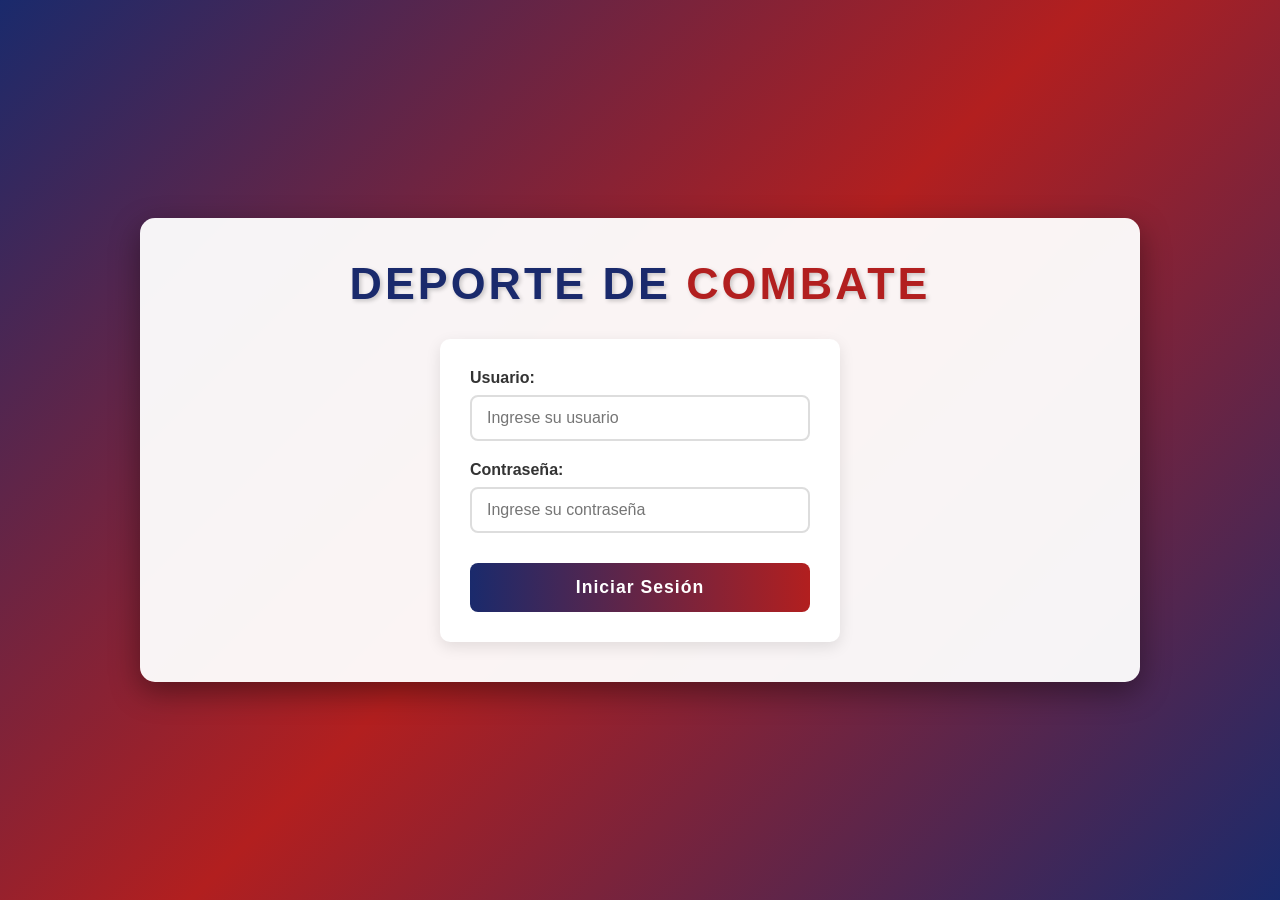
<file: sportcombat.html>
<!DOCTYPE html>
<html lang="es">
<head>
    <meta charset="UTF-8">
    <meta name="viewport" content="width=device-width, initial-scale=1.0">
    <title>Deporte de Combate</title>
    <style>
        * {
            margin: 0;
            padding: 0;
            box-sizing: border-box;
            font-family: 'Segoe UI', Tahoma, Geneva, Verdana, sans-serif;
        }
        
        body {
            background: linear-gradient(135deg, #1a2a6c, #b21f1f, #1a2a6c);
            min-height: 100vh;
            display: flex;
            justify-content: center;
            align-items: center;
            padding: 20px;
        }
        
        .container {
            max-width: 1000px;
            width: 100%;
            background: rgba(255, 255, 255, 0.95);
            border-radius: 15px;
            box-shadow: 0 10px 30px rgba(0, 0, 0, 0.4);
            overflow: hidden;
            position: relative;
        }
        
        /* Pantalla de Login */
        .login-screen {
            padding: 40px;
            text-align: center;
        }
        
        .logo {
            margin-bottom: 30px;
        }
        
        .logo h1 {
            font-size: 2.8rem;
            color: #1a2a6c;
            text-transform: uppercase;
            letter-spacing: 3px;
            text-shadow: 2px 2px 4px rgba(0, 0, 0, 0.2);
        }
        
        .logo span {
            color: #b21f1f;
        }
        
        .login-form {
            background: white;
            padding: 30px;
            border-radius: 10px;
            box-shadow: 0 5px 15px rgba(0, 0, 0, 0.1);
            max-width: 400px;
            margin: 0 auto;
        }
        
        .input-group {
            margin-bottom: 20px;
            text-align: left;
        }
        
        .input-group label {
            display: block;
            margin-bottom: 8px;
            color: #333;
            font-weight: 600;
        }
        
        .input-group input {
            width: 100%;
            padding: 12px 15px;
            border: 2px solid #ddd;
            border-radius: 8px;
            font-size: 1rem;
            transition: border-color 0.3s;
        }
        
        .input-group input:focus {
            border-color: #1a2a6c;
            outline: none;
        }
        
        .login-btn {
            background: linear-gradient(to right, #1a2a6c, #b21f1f);
            color: white;
            border: none;
            padding: 14px 30px;
            font-size: 1.1rem;
            border-radius: 8px;
            cursor: pointer;
            width: 100%;
            font-weight: 600;
            letter-spacing: 1px;
            transition: transform 0.3s, box-shadow 0.3s;
            margin-top: 10px;
        }
        
        .login-btn:hover {
            transform: translateY(-3px);
            box-shadow: 0 5px 15px rgba(0, 0, 0, 0.2);
        }
        
        /* Pantalla de Combate */
        .combat-screen {
            display: none;
            padding: 20px;
        }
        
        .header {
            display: flex;
            justify-content: space-between;
            align-items: center;
            padding: 10px 20px;
            background: #1a2a6c;
            color: white;
            border-radius: 10px 10px 0 0;
        }
        
        .user-info {
            font-weight: 600;
        }
        
        .logout-btn {
            background: #b21f1f;
            color: white;
            border: none;
            padding: 8px 15px;
            border-radius: 5px;
            cursor: pointer;
            font-weight: 600;
        }
        
        .combat-area {
            display: flex;
            margin: 20px 0;
            height: 380px;
        }
        
        .competitor {
            flex: 1;
            display: flex;
            flex-direction: column;
            justify-content: center;
            align-items: center;
            padding: 20px;
            position: relative;
            overflow: hidden;
        }
        
        .competitor-blue {
            background: linear-gradient(to bottom, #1a75ff, #0052cc);
            color: white;
        }
        
        .competitor-red {
            background: linear-gradient(to bottom, #ff4d4d, #cc0000);
            color: white;
        }
        
        .competitor h2 {
            font-size: 2rem;
            margin-bottom: 20px;
            text-shadow: 2px 2px 4px rgba(0, 0, 0, 0.3);
        }
        
        .score {
            font-size: 4rem;
            font-weight: 700;
            margin: 20px 0;
            text-shadow: 3px 3px 6px rgba(0, 0, 0, 0.4);
        }
        
        .fouls {
            font-size: 1.3rem;
            margin-bottom: 25px;
            font-weight: 600;
        }
        
        .fouls span {
            background: rgba(0, 0, 0, 0.3);
            padding: 5px 15px;
            border-radius: 20px;
        }
        
        .points-buttons {
            display: grid;
            grid-template-columns: repeat(3, 1fr);
            gap: 10px;
            width: 100%;
            max-width: 300px;
            margin-bottom: 15px;
        }
        
        .foul-buttons {
            display: grid;
            grid-template-columns: repeat(2, 1fr);
            gap: 10px;
            width: 100%;
            max-width: 300px;
        }
        
        .action-btn {
            padding: 12px 0;
            border: none;
            border-radius: 8px;
            font-weight: 700;
            font-size: 1.1rem;
            cursor: pointer;
            transition: transform 0.2s, opacity 0.2s;
        }
        
        .action-btn:hover {
            transform: scale(1.05);
            opacity: 0.9;
        }
        
        .action-btn:active {
            transform: scale(0.95);
        }
        
        .blue-btn {
            background: #0047b3;
            color: white;
            box-shadow: 0 4px 0 #003380;
        }
        
        .red-btn {
            background: #cc0000;
            color: white;
            box-shadow: 0 4px 0 #990000;
        }
        
        .foul-btn {
            background: #333;
            color: white;
            box-shadow: 0 4px 0 #111;
        }
        
        .divider {
            width: 10px;
            background: #333;
        }
        
        .timer-section {
            background: #333;
            color: white;
            padding: 15px;
            text-align: center;
            border-radius: 0 0 10px 10px;
        }
        
        .round-info {
            font-size: 1.4rem;
            font-weight: 600;
            margin-bottom: 10px;
        }
        
        .timer-display {
            font-size: 3rem;
            font-weight: 700;
            letter-spacing: 3px;
            margin: 10px 0;
            font-family: 'Courier New', monospace;
        }
        
        .timer-controls {
            display: flex;
            justify-content: center;
            gap: 15px;
            margin-top: 15px;
        }
        
        .timer-btn {
            padding: 12px 25px;
            border: none;
            border-radius: 8px;
            font-size: 1.1rem;
            font-weight: 600;
            cursor: pointer;
            transition: transform 0.2s;
        }
        
        .timer-btn:hover {
            transform: translateY(-3px);
        }
        
        .start-btn {
            background: linear-gradient(to right, #00b300, #008000);
            color: white;
            box-shadow: 0 4px 0 #006600;
        }
        
        .reset-btn {
            background: linear-gradient(to right, #ff9900, #e67300);
            color: white;
            box-shadow: 0 4px 0 #cc6600;
        }
        
        /* Registro de puntos */
        .log-section {
            background: white;
            margin-top: 20px;
            padding: 20px;
            border-radius: 10px;
            box-shadow: 0 3px 10px rgba(0, 0, 0, 0.1);
        }
        
        .log-section h3 {
            text-align: center;
            margin-bottom: 15px;
            color: #1a2a6c;
            font-size: 1.4rem;
        }
        
        .log-container {
            height: 150px;
            overflow-y: auto;
            border: 1px solid #ddd;
            border-radius: 8px;
            padding: 10px;
            background: #f9f9f9;
        }
        
        .log-entry {
            padding: 8px;
            border-bottom: 1px solid #eee;
            font-size: 0.9rem;
        }
        
        .log-entry:last-child {
            border-bottom: none;
        }
        
        .blue-log {
            color: #1a75ff;
        }
        
        .red-log {
            color: #ff4d4d;
        }
        
        /* Mensajes de resultado */
        .result-message {
            position: fixed;
            top: 0;
            left: 0;
            right: 0;
            bottom: 0;
            background: rgba(0, 0, 0, 0.8);
            display: flex;
            justify-content: center;
            align-items: center;
            z-index: 1000;
            display: none;
        }
        
        .result-content {
            background: white;
            padding: 40px;
            border-radius: 15px;
            text-align: center;
            max-width: 500px;
            width: 90%;
            box-shadow: 0 10px 30px rgba(0, 0, 0, 0.5);
        }
        
        .result-content h2 {
            font-size: 2.5rem;
            margin-bottom: 20px;
            color: #1a2a6c;
        }
        
        .winner {
            font-size: 3rem;
            font-weight: 800;
            margin: 20px 0;
            text-transform: uppercase;
            letter-spacing: 2px;
        }
        
        .blue-winner {
            color: #1a75ff;
            text-shadow: 2px 2px 4px rgba(0, 0, 0, 0.3);
        }
        
        .red-winner {
            color: #ff4d4d;
            text-shadow: 2px 2px 4px rgba(0, 0, 0, 0.3);
        }
        
        .result-stats {
            margin: 25px 0;
            font-size: 1.2rem;
            line-height: 1.8;
        }
        
        .close-result {
            background: #1a2a6c;
            color: white;
            border: none;
            padding: 12px 30px;
            font-size: 1.1rem;
            border-radius: 8px;
            cursor: pointer;
            font-weight: 600;
            transition: background 0.3s;
        }
        
        .close-result:hover {
            background: #b21f1f;
        }
        
        /* Responsive */
        @media (max-width: 768px) {
            .combat-area {
                flex-direction: column;
                height: auto;
            }
            
            .divider {
                width: 100%;
                height: 10px;
            }
            
            .points-buttons, .foul-buttons {
                max-width: 100%;
            }
            
            .score {
                font-size: 3rem;
            }
        }
    </style>
</head>
<body>
    <!-- Pantalla de Login -->
    <div class="container">
        <div class="login-screen" id="loginScreen">
            <div class="logo">
                <h1>Deporte de <span>Combate</span></h1>
            </div>
            <div class="login-form">
                <div class="input-group">
                    <label for="username">Usuario:</label>
                    <input type="text" id="username" placeholder="Ingrese su usuario">
                </div>
                <div class="input-group">
                    <label for="password">Contraseña:</label>
                    <input type="password" id="password" placeholder="Ingrese su contraseña">
                </div>
                <button class="login-btn" id="loginBtn">Iniciar Sesión</button>
            </div>
        </div>
        
        <!-- Pantalla de Combate -->
        <div class="combat-screen" id="combatScreen">
            <div class="header">
                <div class="user-info" id="userInfo">Usuario: Invitado</div>
                <button class="logout-btn" id="logoutBtn">Cerrar Sesión</button>
            </div>
            
            <div class="combat-area">
                <div class="competitor competitor-blue">
                    <h2>Competidor Azul</h2>
                    <div class="score" id="blueScore">0</div>
                    <div class="fouls">Faltas: <span id="blueFouls">0</span></div>
                    
                    <div class="points-buttons">
                        <button class="action-btn blue-btn" onclick="addPoints('blue', 1)">+1</button>
                        <button class="action-btn blue-btn" onclick="addPoints('blue', 2)">+2</button>
                        <button class="action-btn blue-btn" onclick="addPoints('blue', 3)">+3</button>
                    </div>
                    
                    <div class="foul-buttons">
                        <button class="action-btn foul-btn" onclick="addFoul('blue', 1)">Falta (-1)</button>
                        <button class="action-btn foul-btn" onclick="addFoul('blue', 0.5)">Falta (-0.5)</button>
                    </div>
                </div>
                
                <div class="divider"></div>
                
                <div class="competitor competitor-red">
                    <h2>Competidor Rojo</h2>
                    <div class="score" id="redScore">0</div>
                    <div class="fouls">Faltas: <span id="redFouls">0</span></div>
                    
                    <div class="points-buttons">
                        <button class="action-btn red-btn" onclick="addPoints('red', 1)">+1</button>
                        <button class="action-btn red-btn" onclick="addPoints('red', 2)">+2</button>
                        <button class="action-btn red-btn" onclick="addPoints('red', 3)">+3</button>
                    </div>
                    
                    <div class="foul-buttons">
                        <button class="action-btn foul-btn" onclick="addFoul('red', 1)">Falta (-1)</button>
                        <button class="action-btn foul-btn" onclick="addFoul('red', 0.5)">Falta (-0.5)</button>
                    </div>
                </div>
            </div>
            
            <div class="timer-section">
                <div class="round-info">Round: <span id="currentRound">1</span>/3</div>
                <div class="timer-display" id="timerDisplay">02:00</div>
                <div class="timer-controls">
                    <button class="timer-btn start-btn" id="startBtn">Iniciar Round</button>
                    <button class="timer-btn reset-btn" id="resetBtn">Reiniciar</button>
                </div>
            </div>
            
            <div class="log-section">
                <h3>Registro de Acciones</h3>
                <div class="log-container" id="logContainer">
                    <!-- Las entradas de registro se añadirán aquí -->
                </div>
            </div>
        </div>
    </div>
    
    <!-- Mensaje de Resultado -->
    <div class="result-message" id="resultMessage">
        <div class="result-content">
            <h2>Combate Finalizado</h2>
            <div class="result-stats">
                <p>Puntos Azul: <span id="finalBluePoints">0</span></p>
                <p>Puntos Rojo: <span id="finalRedPoints">0</span></p>
                <p>Faltas Azul: <span id="finalBlueFouls">0</span></p>
                <p>Faltas Rojo: <span id="finalRedFouls">0</span></p>
            </div>
            <div class="winner" id="winnerText">Empate</div>
            <button class="close-result" id="closeResult">Cerrar</button>
        </div>
    </div>
    
    <script>
        // Variables de estado
        let bluePoints = 0;
        let blueFouls = 0;
        let redPoints = 0;
        let redFouls = 0;
        let currentRound = 1;
        let timerInterval;
        let timeLeft = 120; // 2 minutos en segundos
        let isTimerRunning = false;
        let username = "Invitado";
        
        // Elementos DOM
        const loginScreen = document.getElementById('loginScreen');
        const combatScreen = document.getElementById('combatScreen');
        const userInfo = document.getElementById('userInfo');
        const logoutBtn = document.getElementById('logoutBtn');
        const loginBtn = document.getElementById('loginBtn');
        const startBtn = document.getElementById('startBtn');
        const resetBtn = document.getElementById('resetBtn');
        const timerDisplay = document.getElementById('timerDisplay');
        const roundDisplay = document.getElementById('currentRound');
        const blueScoreDisplay = document.getElementById('blueScore');
        const redScoreDisplay = document.getElementById('redScore');
        const blueFoulsDisplay = document.getElementById('blueFouls');
        const redFoulsDisplay = document.getElementById('redFouls');
        const logContainer = document.getElementById('logContainer');
        const resultMessage = document.getElementById('resultMessage');
        const finalBluePoints = document.getElementById('finalBluePoints');
        const finalRedPoints = document.getElementById('finalRedPoints');
        const finalBlueFouls = document.getElementById('finalBlueFouls');
        const finalRedFouls = document.getElementById('finalRedFouls');
        const winnerText = document.getElementById('winnerText');
        const closeResult = document.getElementById('closeResult');
        
        // Iniciar sesión
        loginBtn.addEventListener('click', () => {
            const usernameInput = document.getElementById('username').value;
            const passwordInput = document.getElementById('password').value;
            
            if (usernameInput && passwordInput) {
                username = usernameInput;
                userInfo.textContent = `Usuario: ${username}`;
                loginScreen.style.display = 'none';
                combatScreen.style.display = 'block';
                addLog('Sesión iniciada');
            } else {
                alert('Por favor, ingrese usuario y contraseña');
            }
        });
        
        // Cerrar sesión
        logoutBtn.addEventListener('click', () => {
            combatScreen.style.display = 'none';
            loginScreen.style.display = 'block';
            resetGame();
            addLog('Sesión cerrada');
        });
        
        // Agregar puntos
        function addPoints(competitor, points) {
            if (!isTimerRunning) {
                addLog('El round no ha comenzado');
                return;
            }
            
            if (competitor === 'blue') {
                bluePoints += points;
                blueScoreDisplay.textContent = bluePoints;
                addLog(`Azul suma +${points} puntos`, 'blue');
            } else {
                redPoints += points;
                redScoreDisplay.textContent = redPoints;
                addLog(`Rojo suma +${points} puntos`, 'red');
            }
            
            checkFouls();
        }
        
        // Agregar falta
        function addFoul(competitor, foulPoints) {
            if (!isTimerRunning) {
                addLog('El round no ha comenzado');
                return;
            }
            
            if (competitor === 'blue') {
                blueFouls += foulPoints;
                blueFoulsDisplay.textContent = blueFouls.toFixed(1);
                addLog(`Azul comete falta: -${foulPoints}`, 'blue');
            } else {
                redFouls += foulPoints;
                redFoulsDisplay.textContent = redFouls.toFixed(1);
                addLog(`Rojo comete falta: -${foulPoints}`, 'red');
            }
            
            checkFouls();
        }
        
        // Verificar faltas acumuladas
        function checkFouls() {
            if (blueFouls >= 3) {
                endGame('red');
            } else if (redFouls >= 3) {
                endGame('blue');
            }
        }
        
        // Iniciar temporizador
        startBtn.addEventListener('click', () => {
            if (isTimerRunning) return;
            
            isTimerRunning = true;
            startBtn.textContent = 'Round en curso';
            startBtn.disabled = true;
            addLog(`Round ${currentRound} iniciado`);
            
            timerInterval = setInterval(() => {
                timeLeft--;
                updateTimerDisplay();
                
                if (timeLeft <= 0) {
                    clearInterval(timerInterval);
                    isTimerRunning = false;
                    
                    if (currentRound < 3) {
                        currentRound++;
                        roundDisplay.textContent = currentRound;
                        timeLeft = 120;
                        updateTimerDisplay();
                        startBtn.textContent = 'Iniciar Round';
                        startBtn.disabled = false;
                        addLog(`Round ${currentRound-1} finalizado. Preparando round ${currentRound}`);
                    } else {
                        endGame();
                    }
                }
            }, 1000);
        });
        
        // Reiniciar juego
        resetBtn.addEventListener('click', () => {
            resetGame();
            addLog('Juego reiniciado');
        });
        
        // Actualizar visualización del temporizador
        function updateTimerDisplay() {
            const minutes = Math.floor(timeLeft / 60);
            const seconds = timeLeft % 60;
            timerDisplay.textContent = `${minutes.toString().padStart(2, '0')}:${seconds.toString().padStart(2, '0')}`;
        }
        
        // Agregar entrada al registro
        function addLog(message, type) {
            const logEntry = document.createElement('div');
            logEntry.className = 'log-entry';
            
            if (type === 'blue') {
                logEntry.classList.add('blue-log');
            } else if (type === 'red') {
                logEntry.classList.add('red-log');
            }
            
            const now = new Date();
            const timestamp = `[${now.getHours().toString().padStart(2, '0')}:${now.getMinutes().toString().padStart(2, '0')}:${now.getSeconds().toString().padStart(2, '0')}]`;
            
            logEntry.textContent = `${timestamp} ${message}`;
            logContainer.appendChild(logEntry);
            logContainer.scrollTop = logContainer.scrollHeight;
        }
        
        // Finalizar juego
        function endGame(winner = null) {
            clearInterval(timerInterval);
            isTimerRunning = false;
            
            // Determinar ganador si no se determinó por faltas
            if (!winner) {
                if (bluePoints > redPoints) {
                    winner = 'blue';
                } else if (redPoints > bluePoints) {
                    winner = 'red';
                } else {
                    // Empate en puntos - revisar faltas
                    if (blueFouls < redFouls) {
                        winner = 'blue';
                    } else if (redFouls < blueFouls) {
                        winner = 'red';
                    } else {
                        winner = 'tie';
                    }
                }
            }
            
            // Mostrar resultados
            finalBluePoints.textContent = bluePoints;
            finalRedPoints.textContent = redPoints;
            finalBlueFouls.textContent = blueFouls.toFixed(1);
            finalRedFouls.textContent = redFouls.toFixed(1);
            
            if (winner === 'blue') {
                winnerText.textContent = 'GANA AZUL';
                winnerText.className = 'winner blue-winner';
                addLog('Combate finalizado: Gana Azul');
            } else if (winner === 'red') {
                winnerText.textContent = 'GANA ROJO';
                winnerText.className = 'winner red-winner';
                addLog('Combate finalizado: Gana Rojo');
            } else {
                winnerText.textContent = 'EMPATE';
                winnerText.className = 'winner';
                addLog('Combate finalizado: Empate');
            }
            
            resultMessage.style.display = 'flex';
        }
        
        // Cerrar resultado
        closeResult.addEventListener('click', () => {
            resultMessage.style.display = 'none';
            resetGame();
        });
        
        // Reiniciar juego
        function resetGame() {
            clearInterval(timerInterval);
            bluePoints = 0;
            blueFouls = 0;
            redPoints = 0;
            redFouls = 0;
            currentRound = 1;
            timeLeft = 120;
            isTimerRunning = false;
            
            blueScoreDisplay.textContent = bluePoints;
            redScoreDisplay.textContent = redPoints;
            blueFoulsDisplay.textContent = blueFouls.toFixed(1);
            redFoulsDisplay.textContent = redFouls.toFixed(1);
            roundDisplay.textContent = currentRound;
            updateTimerDisplay();
            
            startBtn.textContent = 'Iniciar Round';
            startBtn.disabled = false;
            
            logContainer.innerHTML = '';
        }
        
        // Inicializar
        updateTimerDisplay();
    </script>
</body>
</html>
</file>
